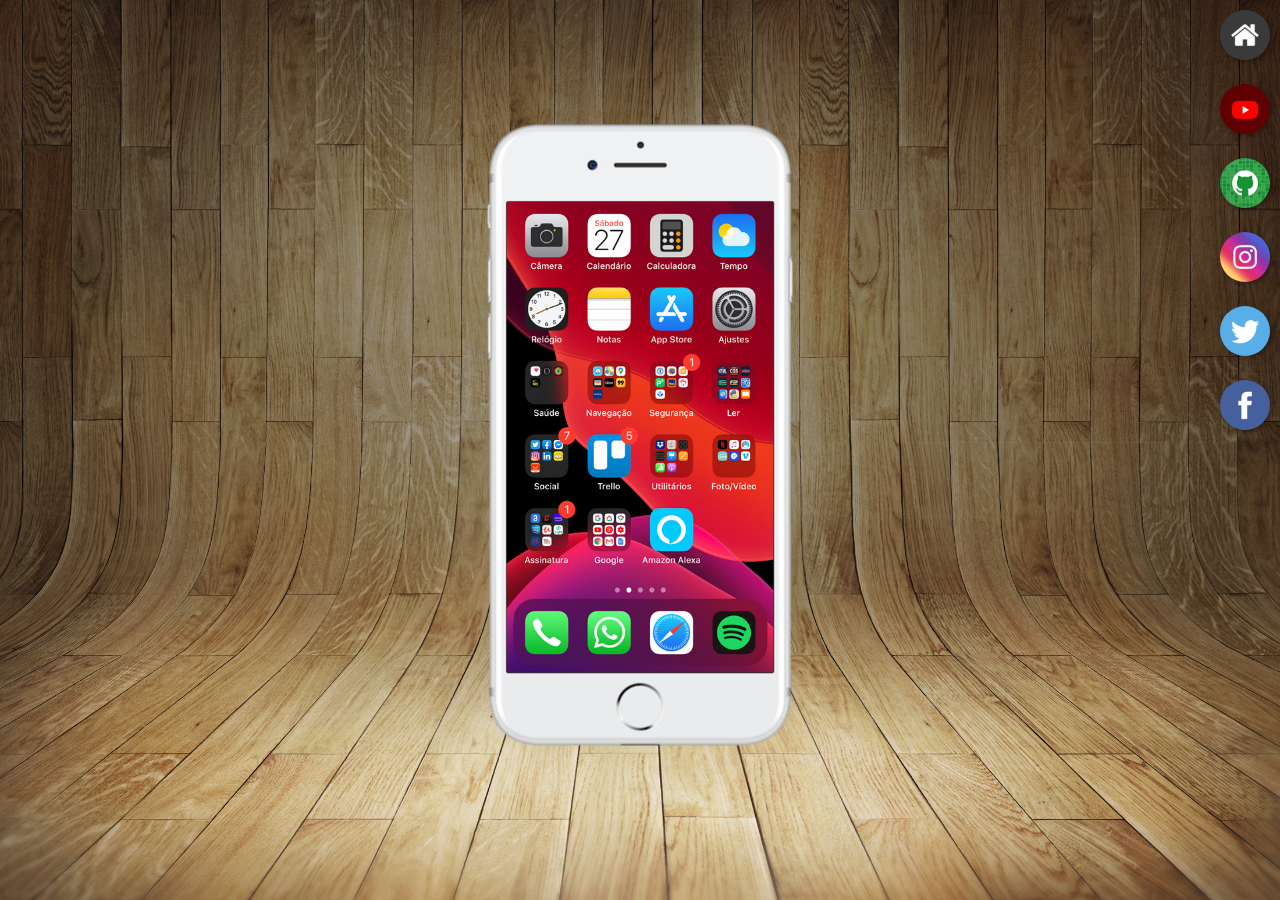
<file: index.html>
<!DOCTYPE html>
<html lang="pt-br">
<head>
    <meta charset="UTF-8">
    <meta name="viewport" content="width=device-width, initial-scale=1.0">
    <link rel="shortcut icon" href="favicon.ico" type="image/x-icon">
    <link rel="stylesheet" href="estilos/style.css">
    <title>Projeto Redes Sociais</title>
</head>
<body>
     <main>
        <section id="telefone">
            <iframe src="home.html" name="tela" id="tela" frameborder="0">
             Seu navegador não é compativel com isso   
            </iframe>
        </section>
        <section id="redes-sociais">
            <a href="home.html" target="tela"><img src="imagens/logo-home.jpg" alt="Home"></a> <br>

            <a href="youtube.html" target="tela"><img src="imagens/logo-youtube.jpg" alt="Youtube"></a> <br>

            <a href="github.html" target="tela"><img src="imagens/logo-github.jpg" alt="GitHub"></a> <br>

            <a href="instagram.html" target="tela"><img src="imagens/logo-instagram.jpg" alt="Instagram"></a> <br>

            <a href="twitter.html" target="tela"><img src="imagens/logo-twitter.jpg" alt="Twitter"></a> <br>

            <a href="facebook.html" target="tela"><img src="imagens/logo-facebook.jpg" alt="Facebook"></a> <br>
        </section>
     </main>
</body>
</html>
</file>
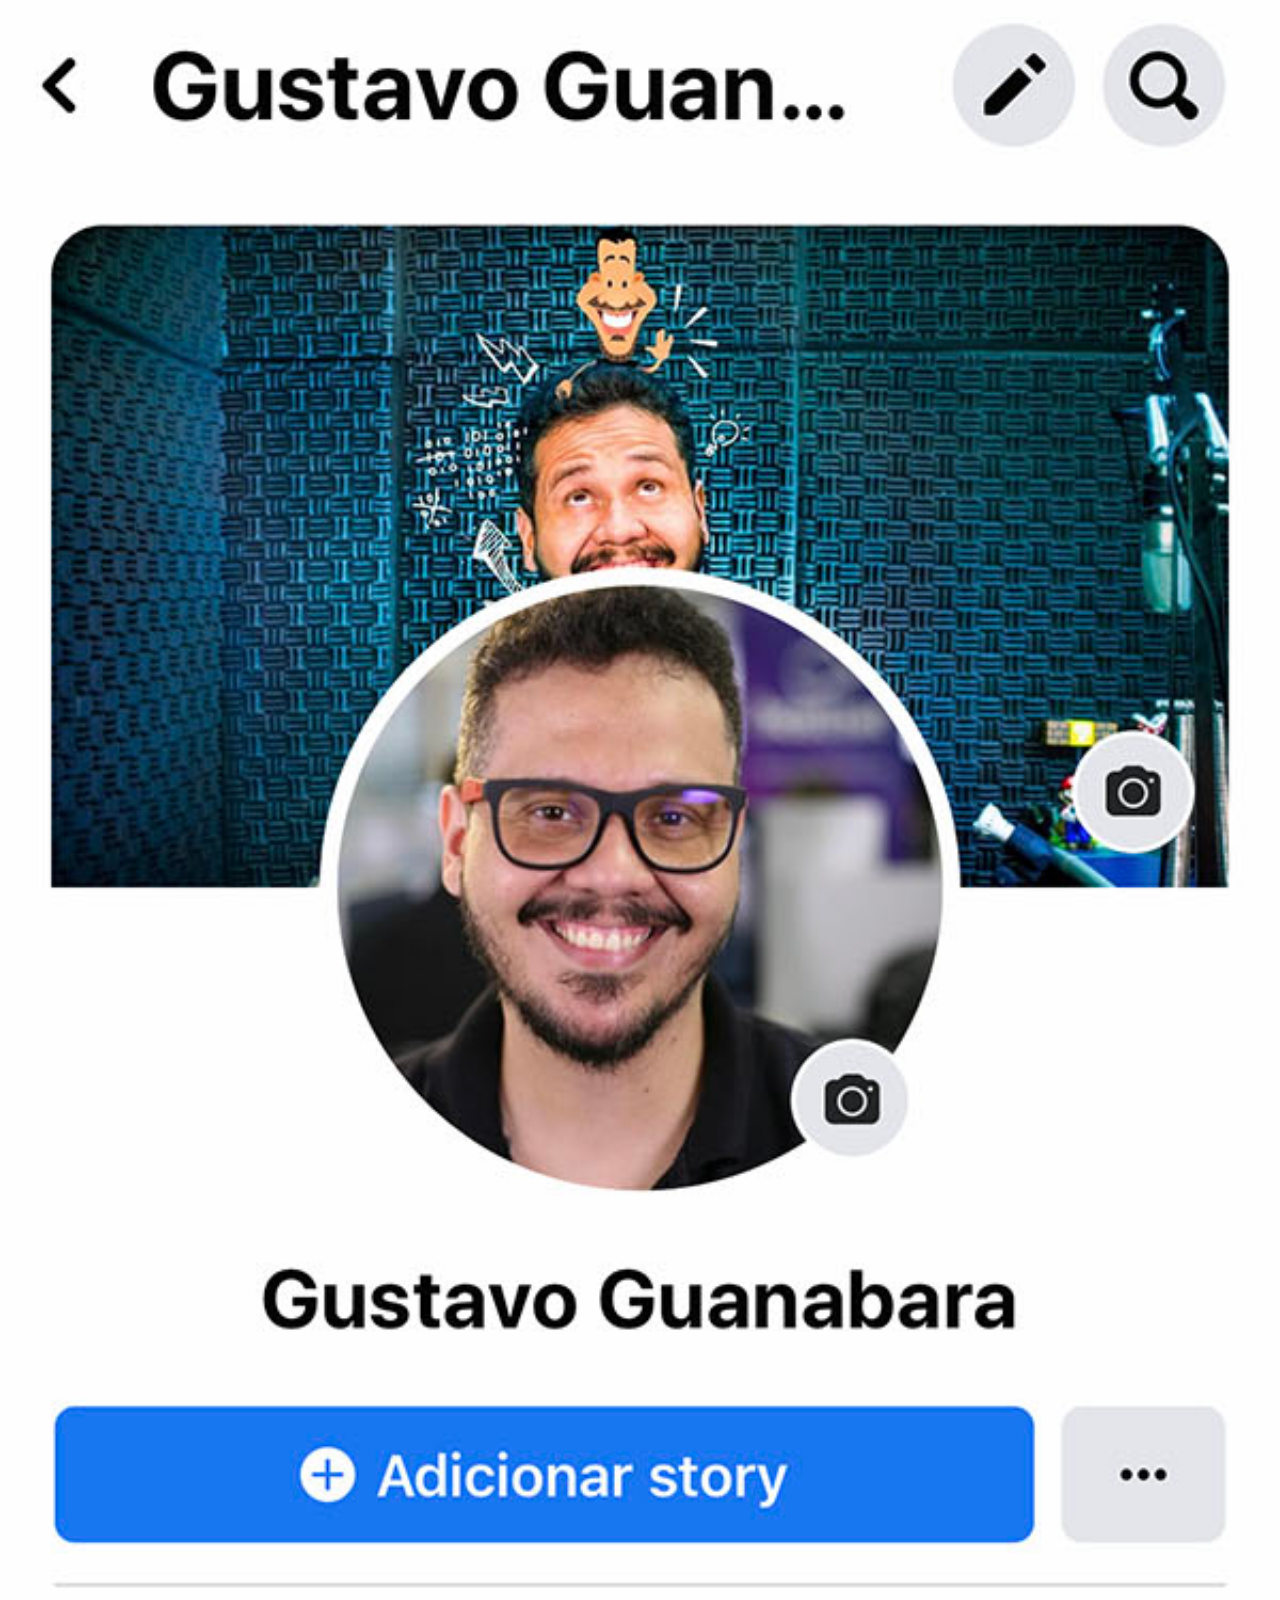
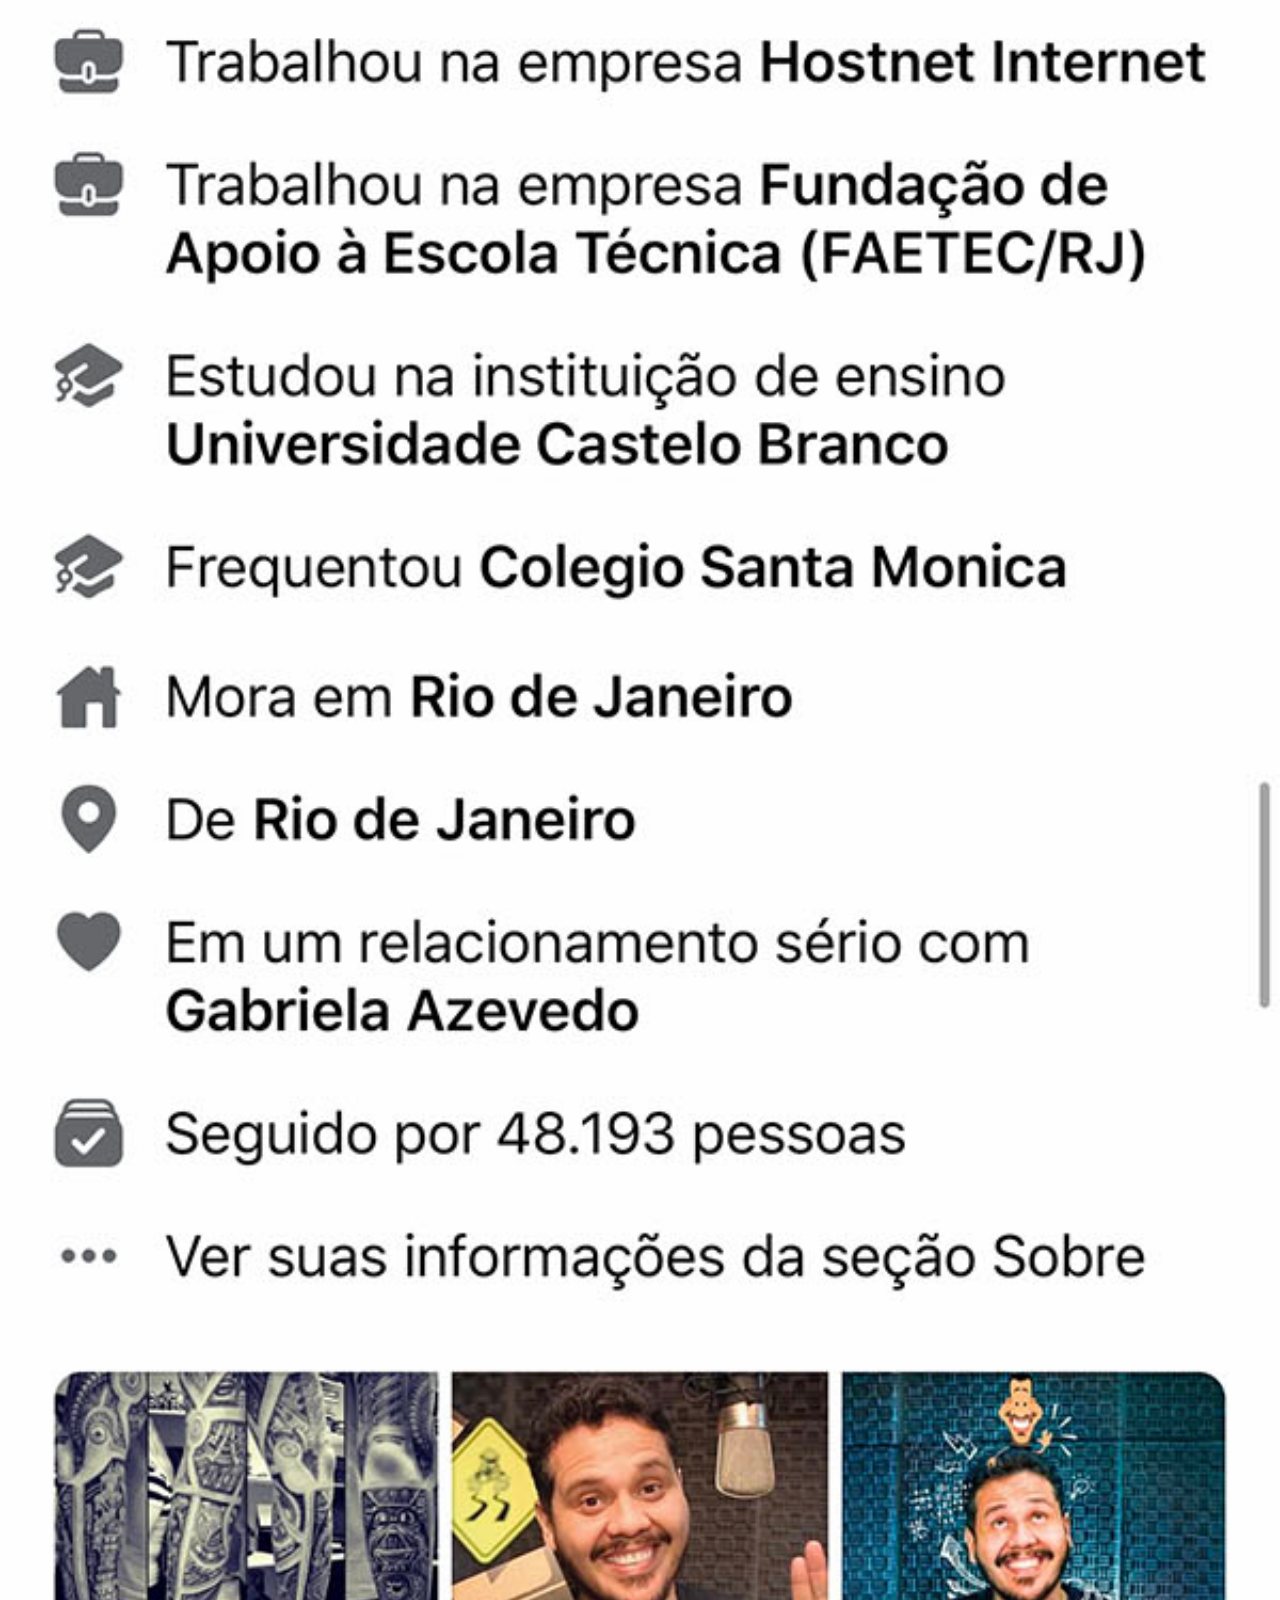
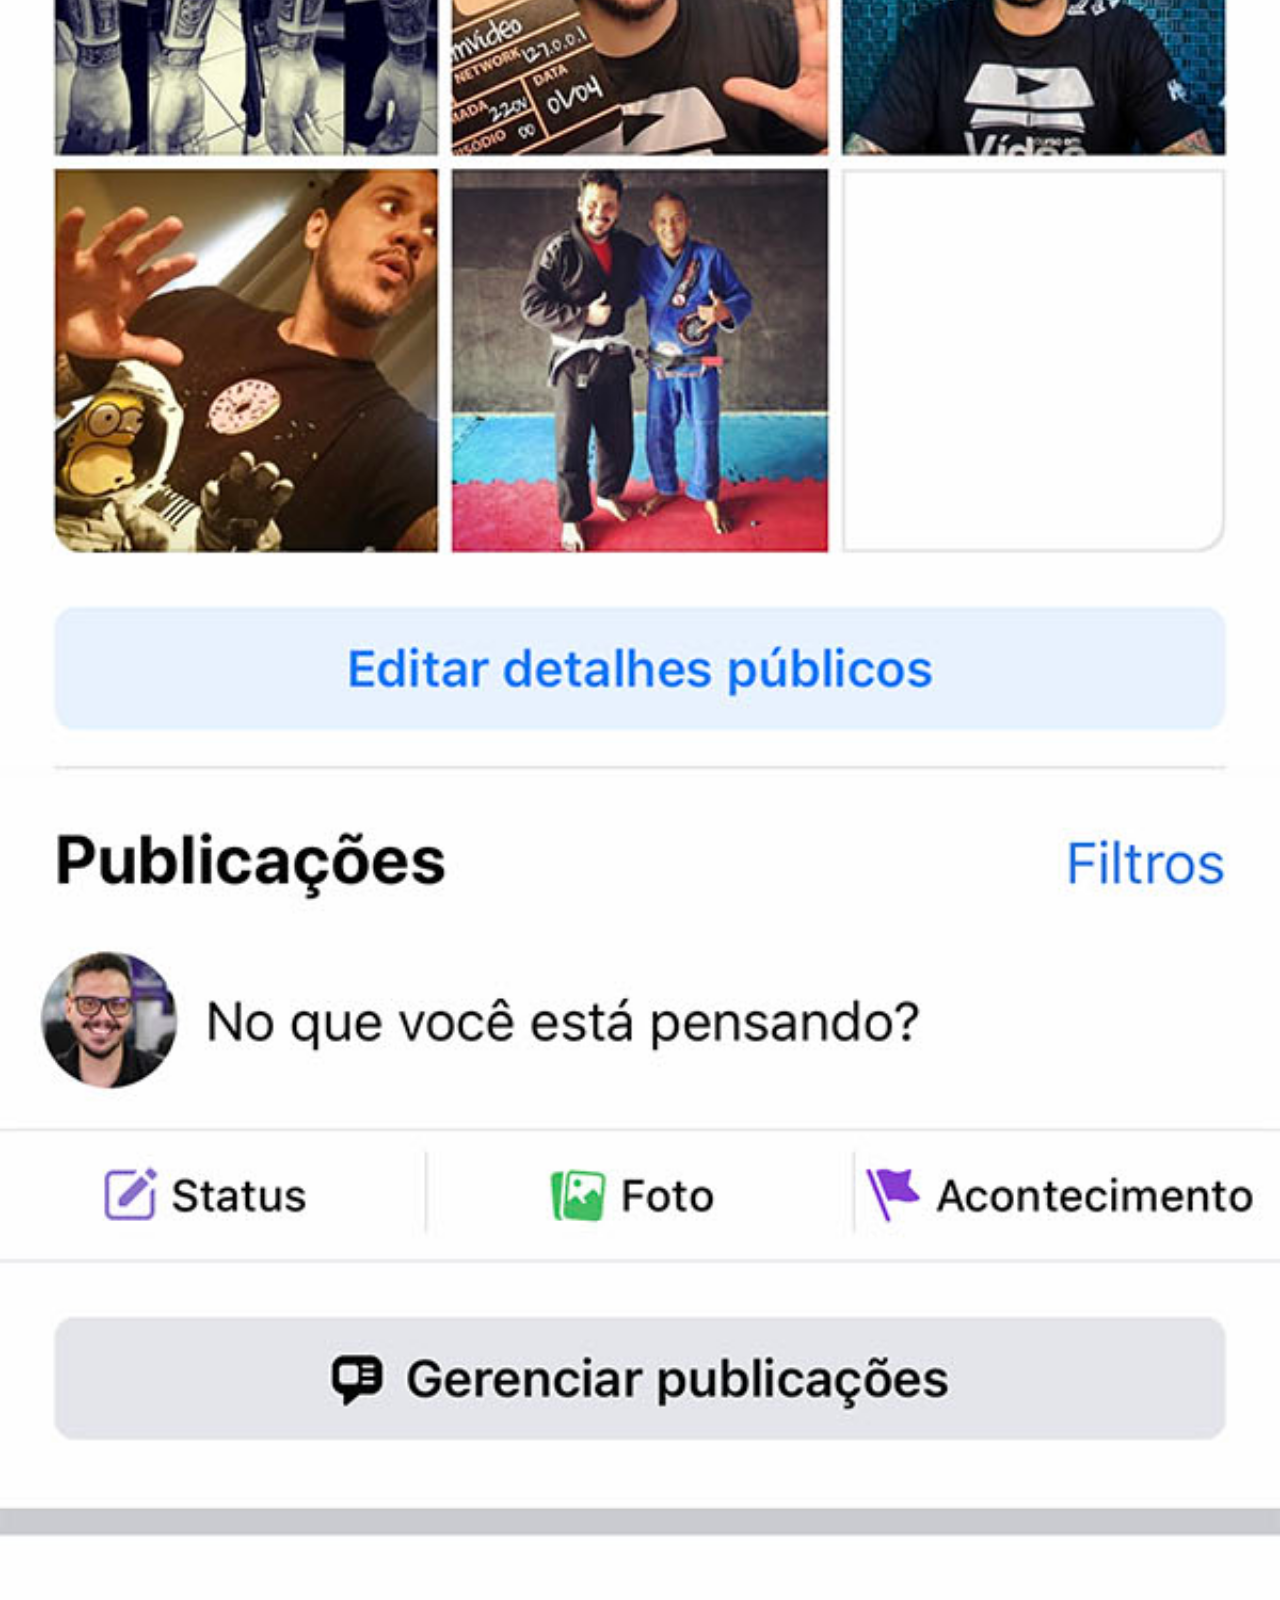
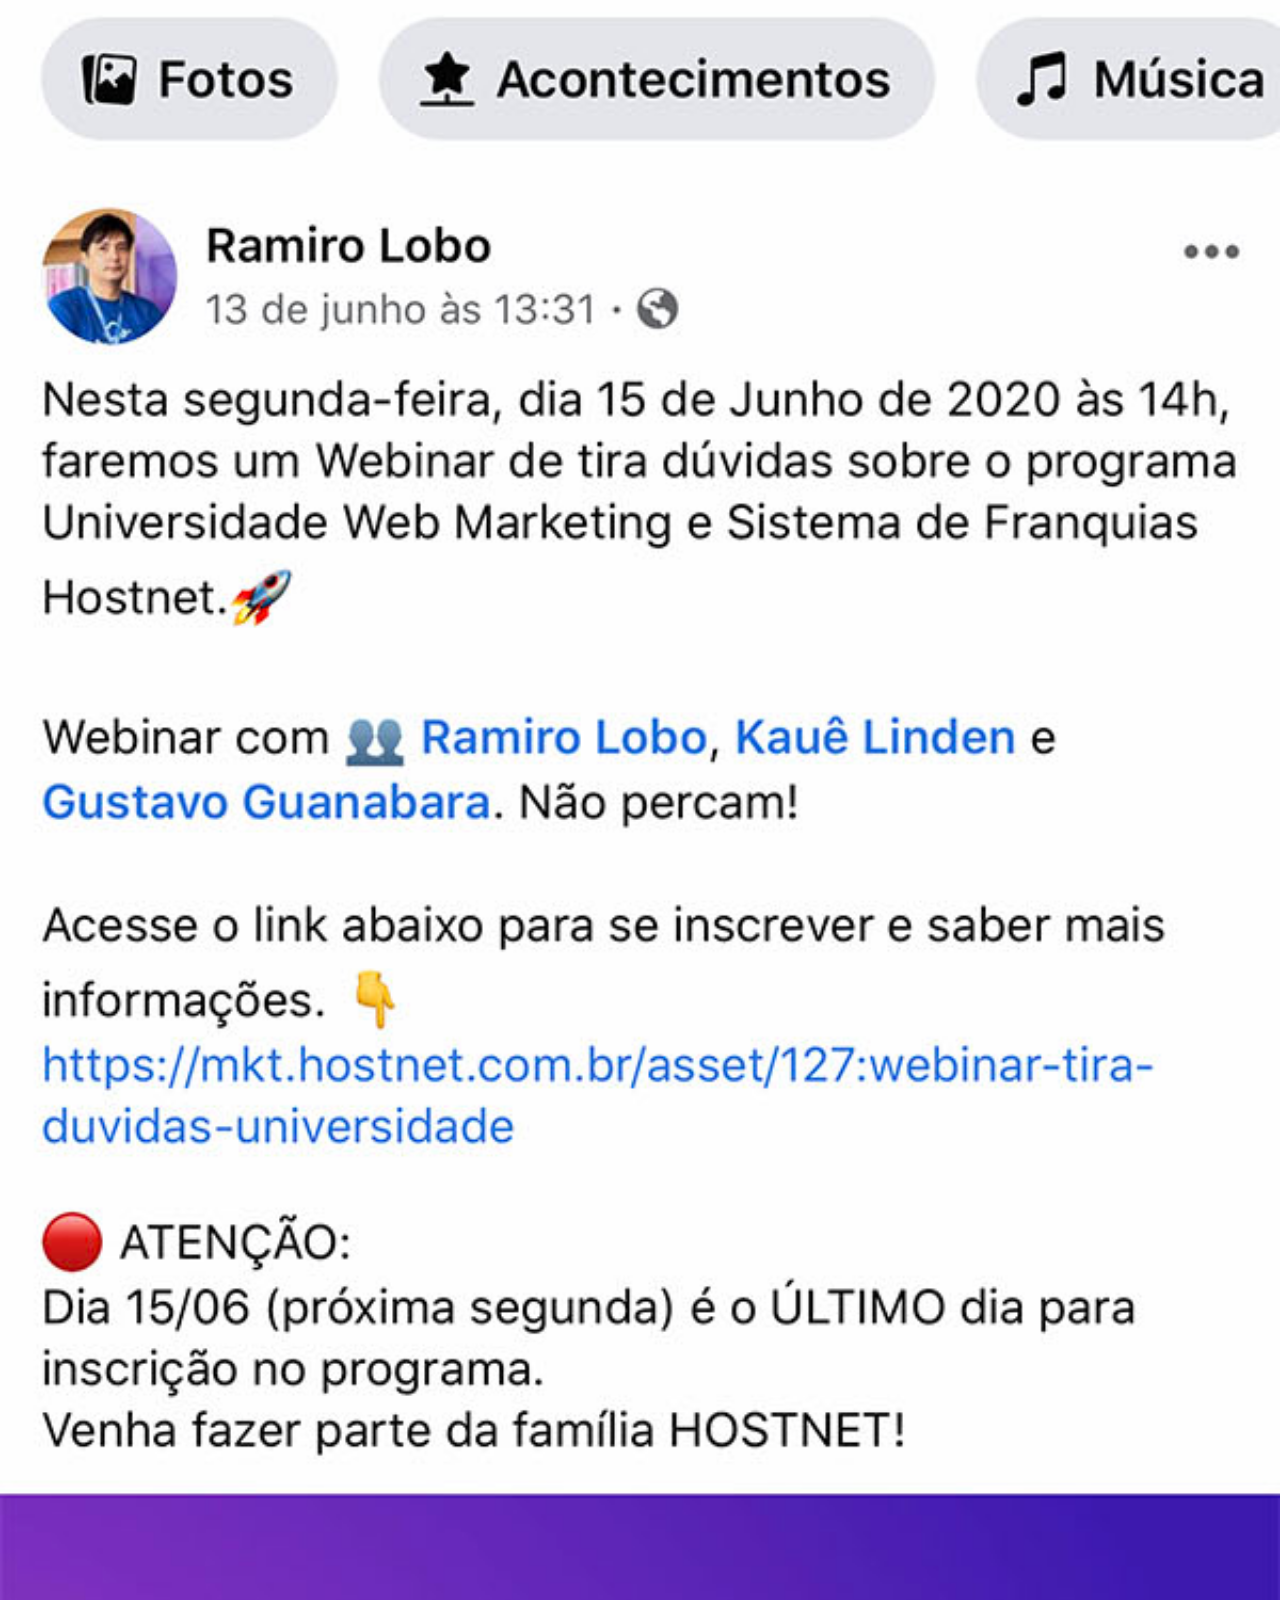
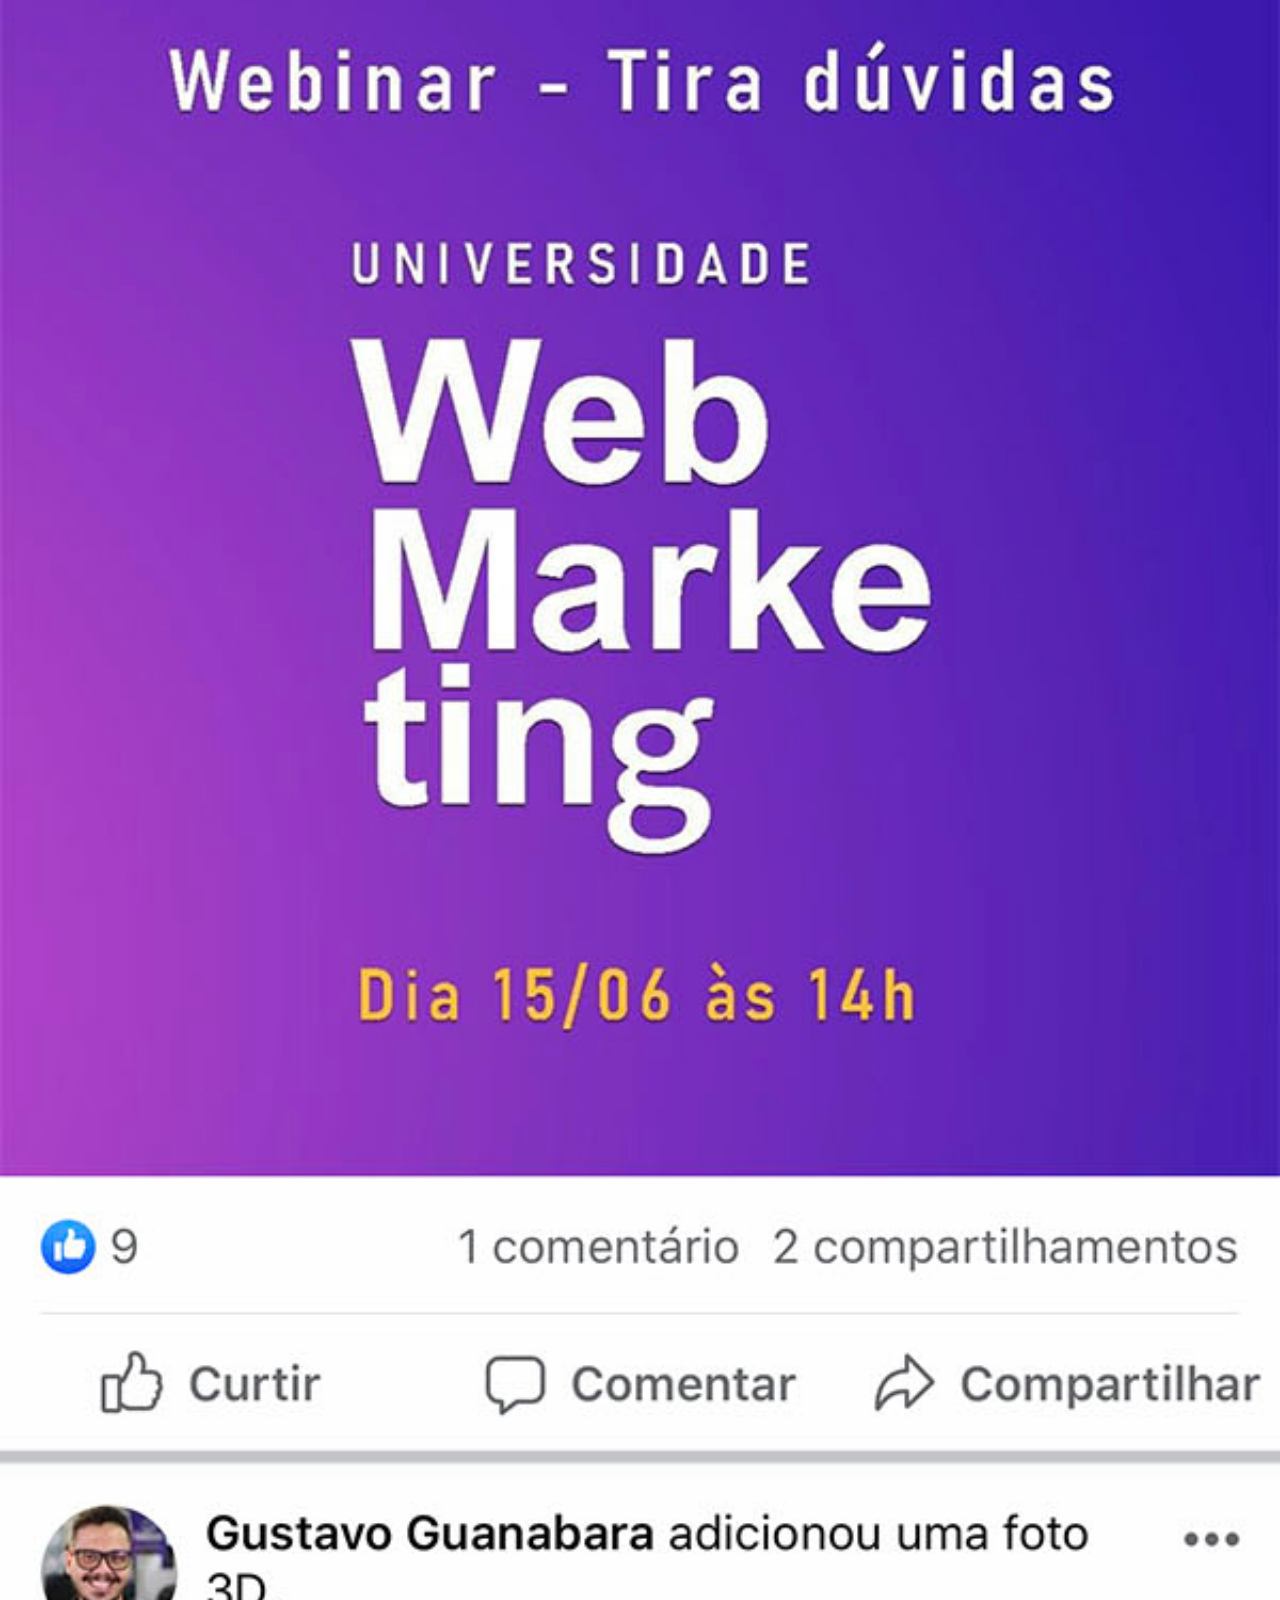
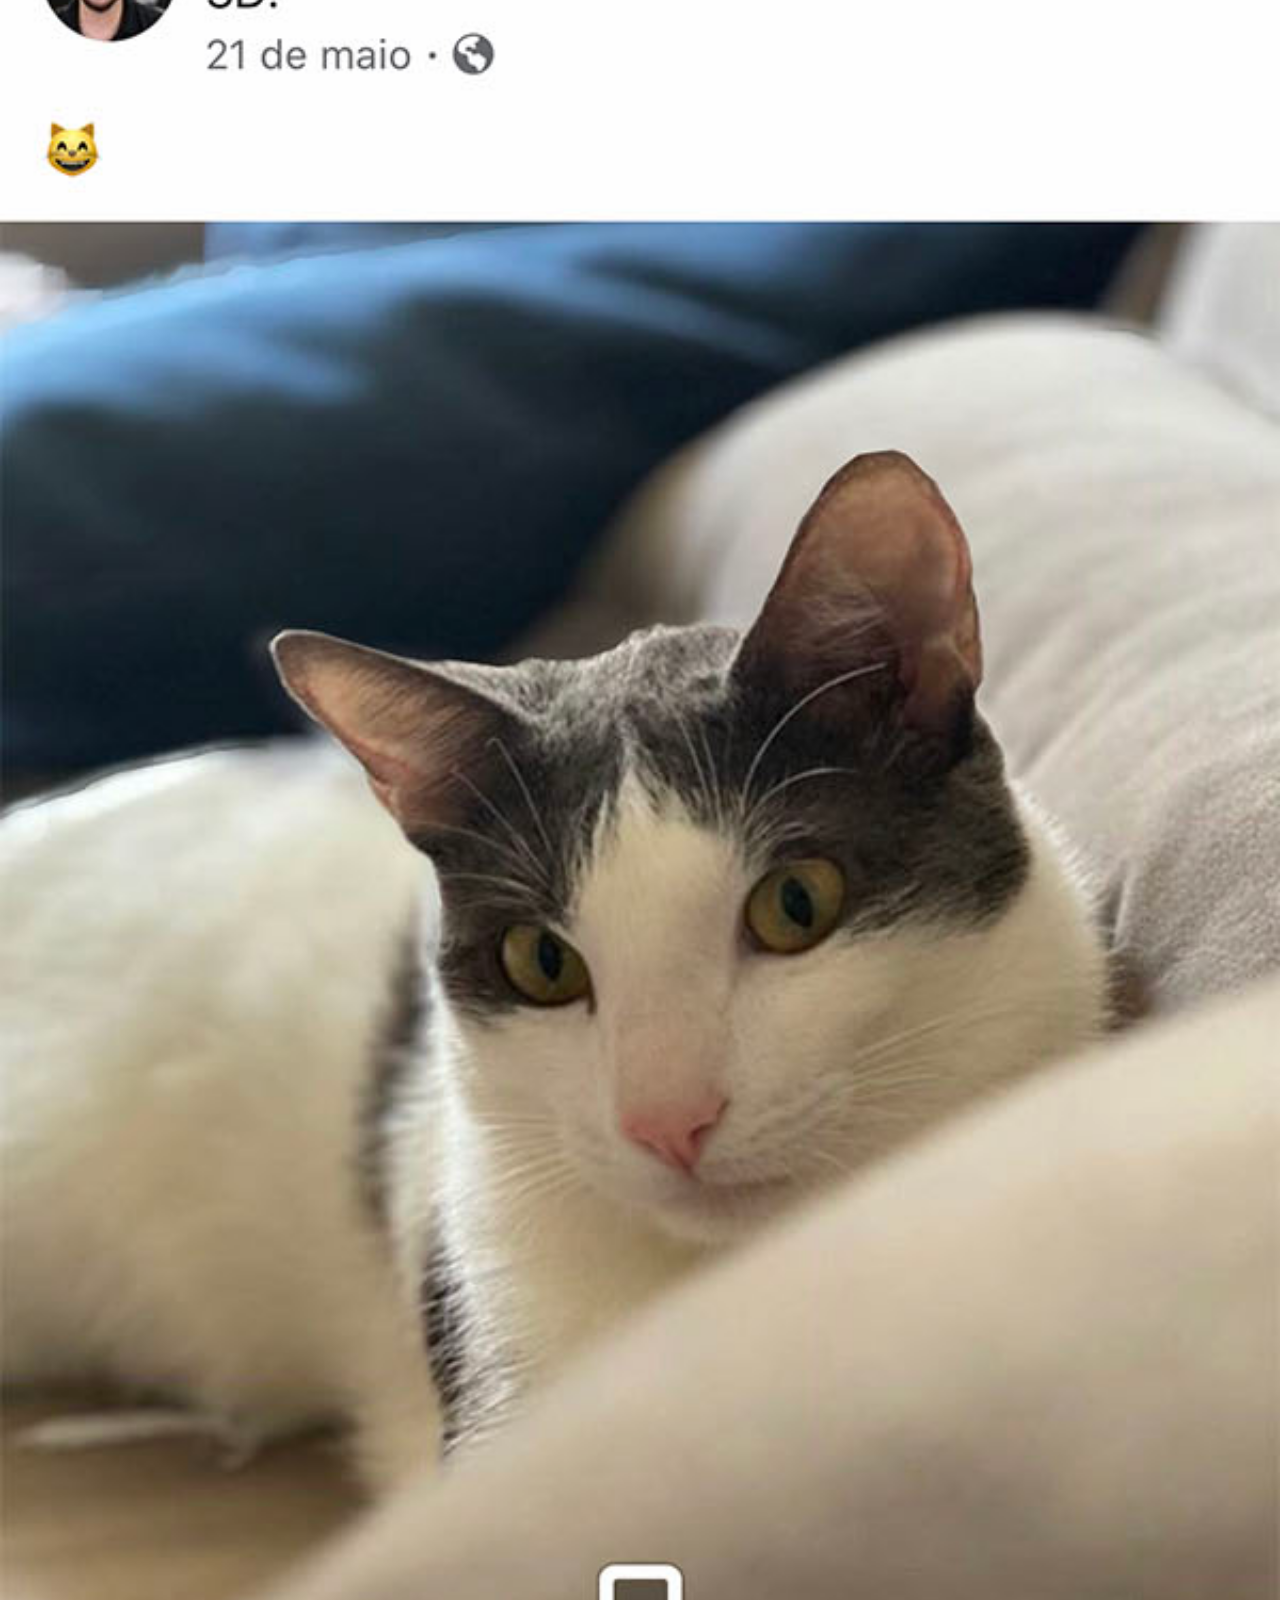
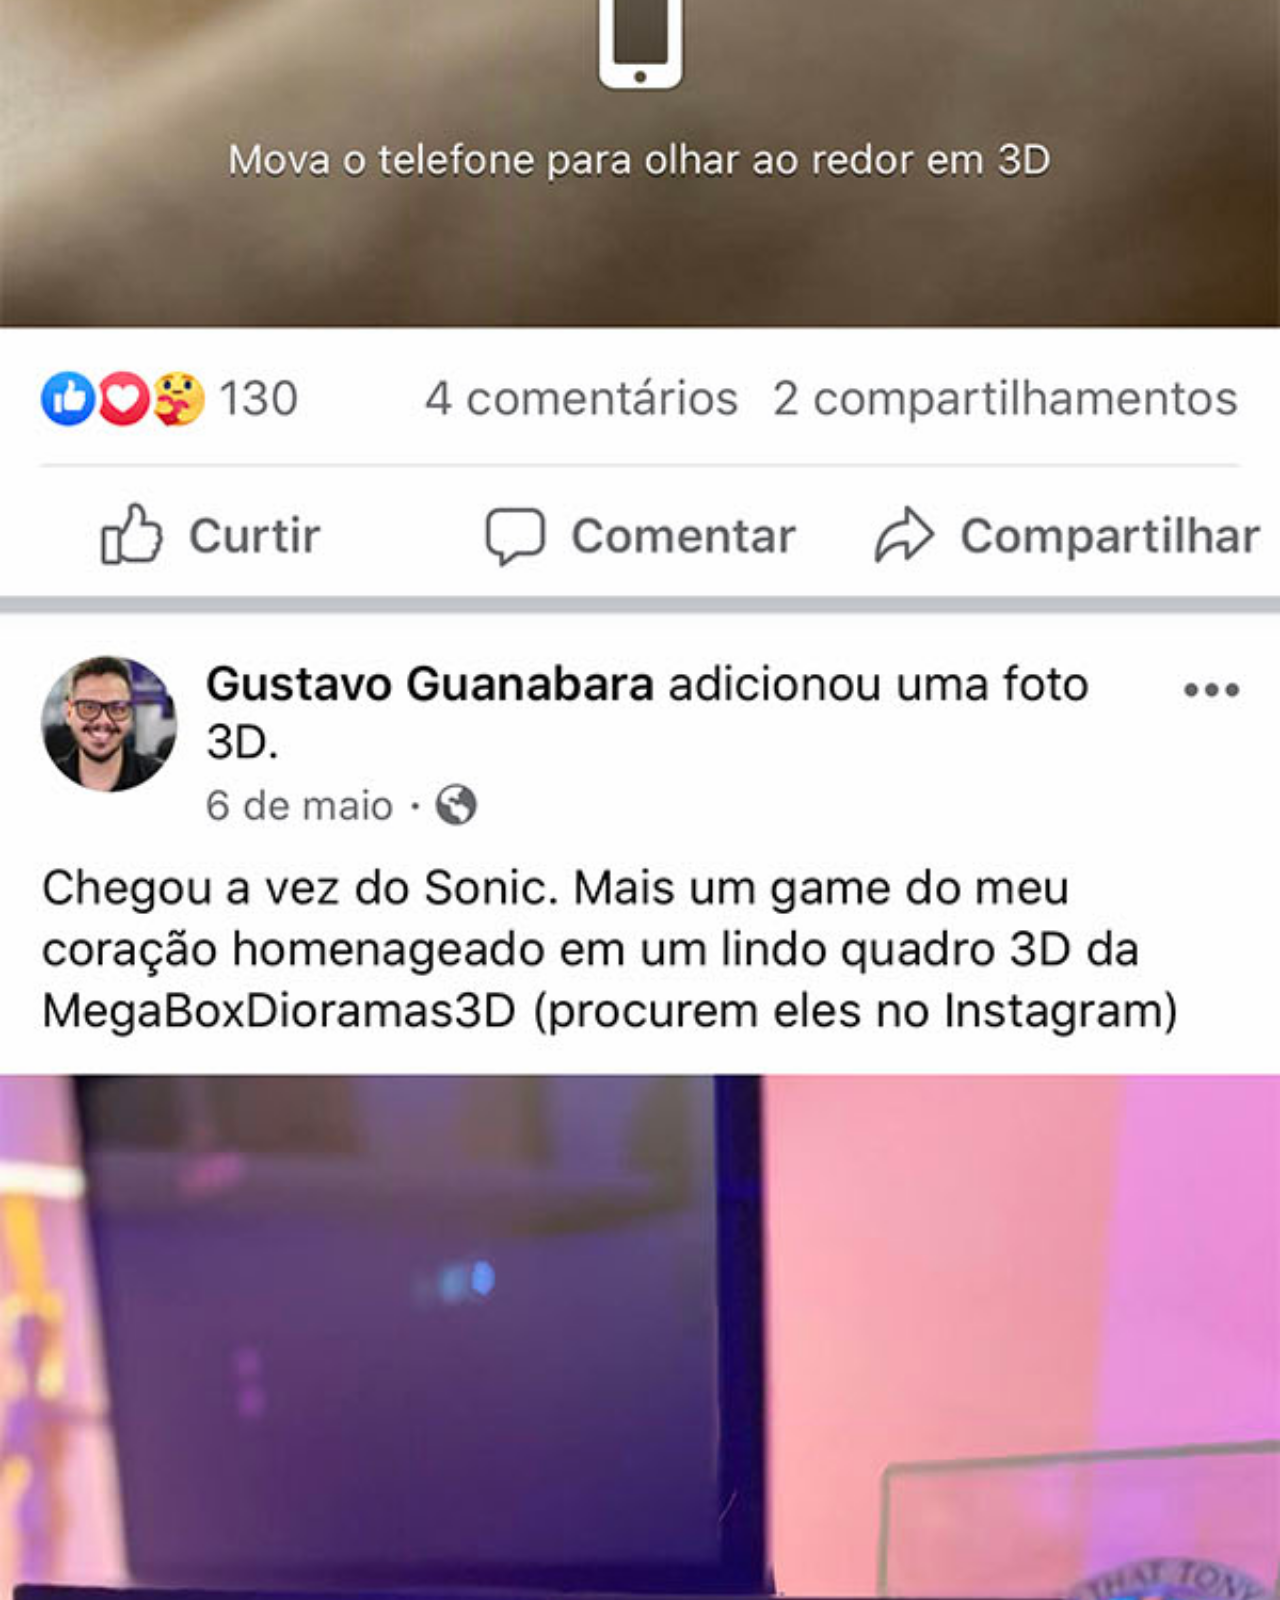
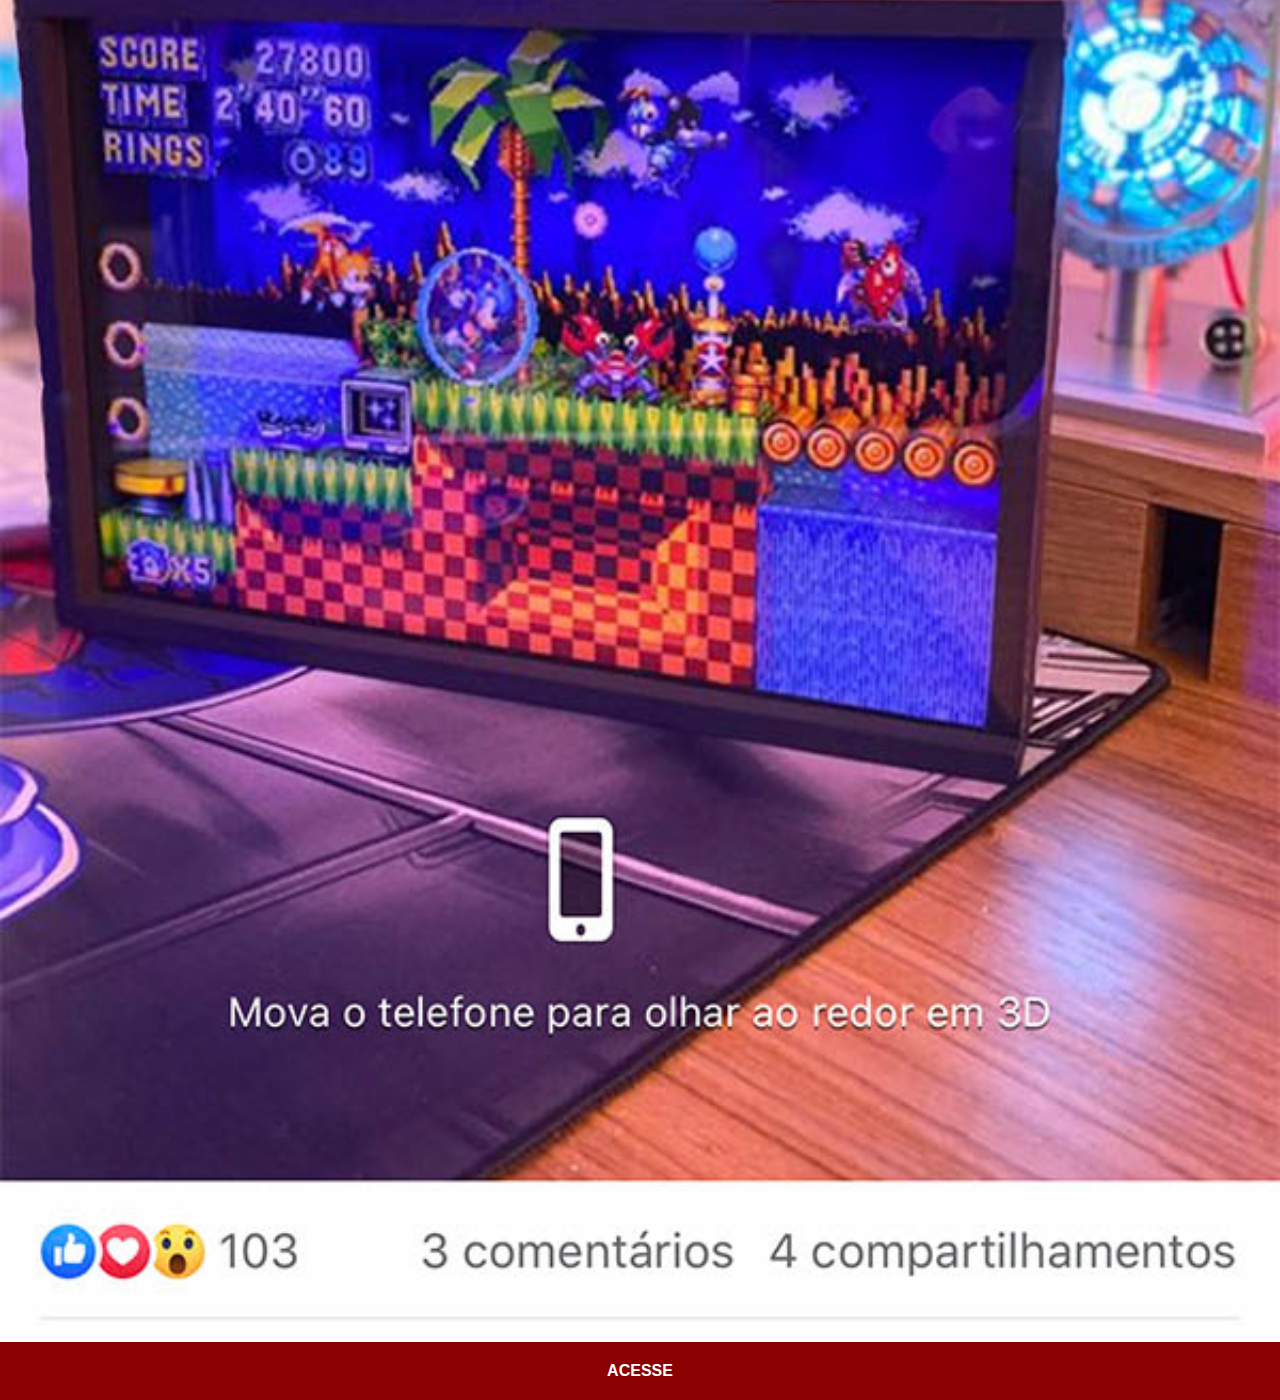
<file: facebook.html>
<!DOCTYPE html>
<html lang="pt-br">
<head>
    <meta charset="UTF-8">
    <meta name="viewport" content="width=device-width, initial-scale=1.0">
    <link rel="stylesheet" href="estilos/social.css">
    <title>Facebook</title>
</head>
<body>
    <img src="imagens/tela-facebook.jpg" alt="Facebook"> 
    <a href="https://www.facebook.com/gustavoguanabara/?locale=pt_BR" target="_blank">ACESSE</a>   
</body>
</html>
</file>
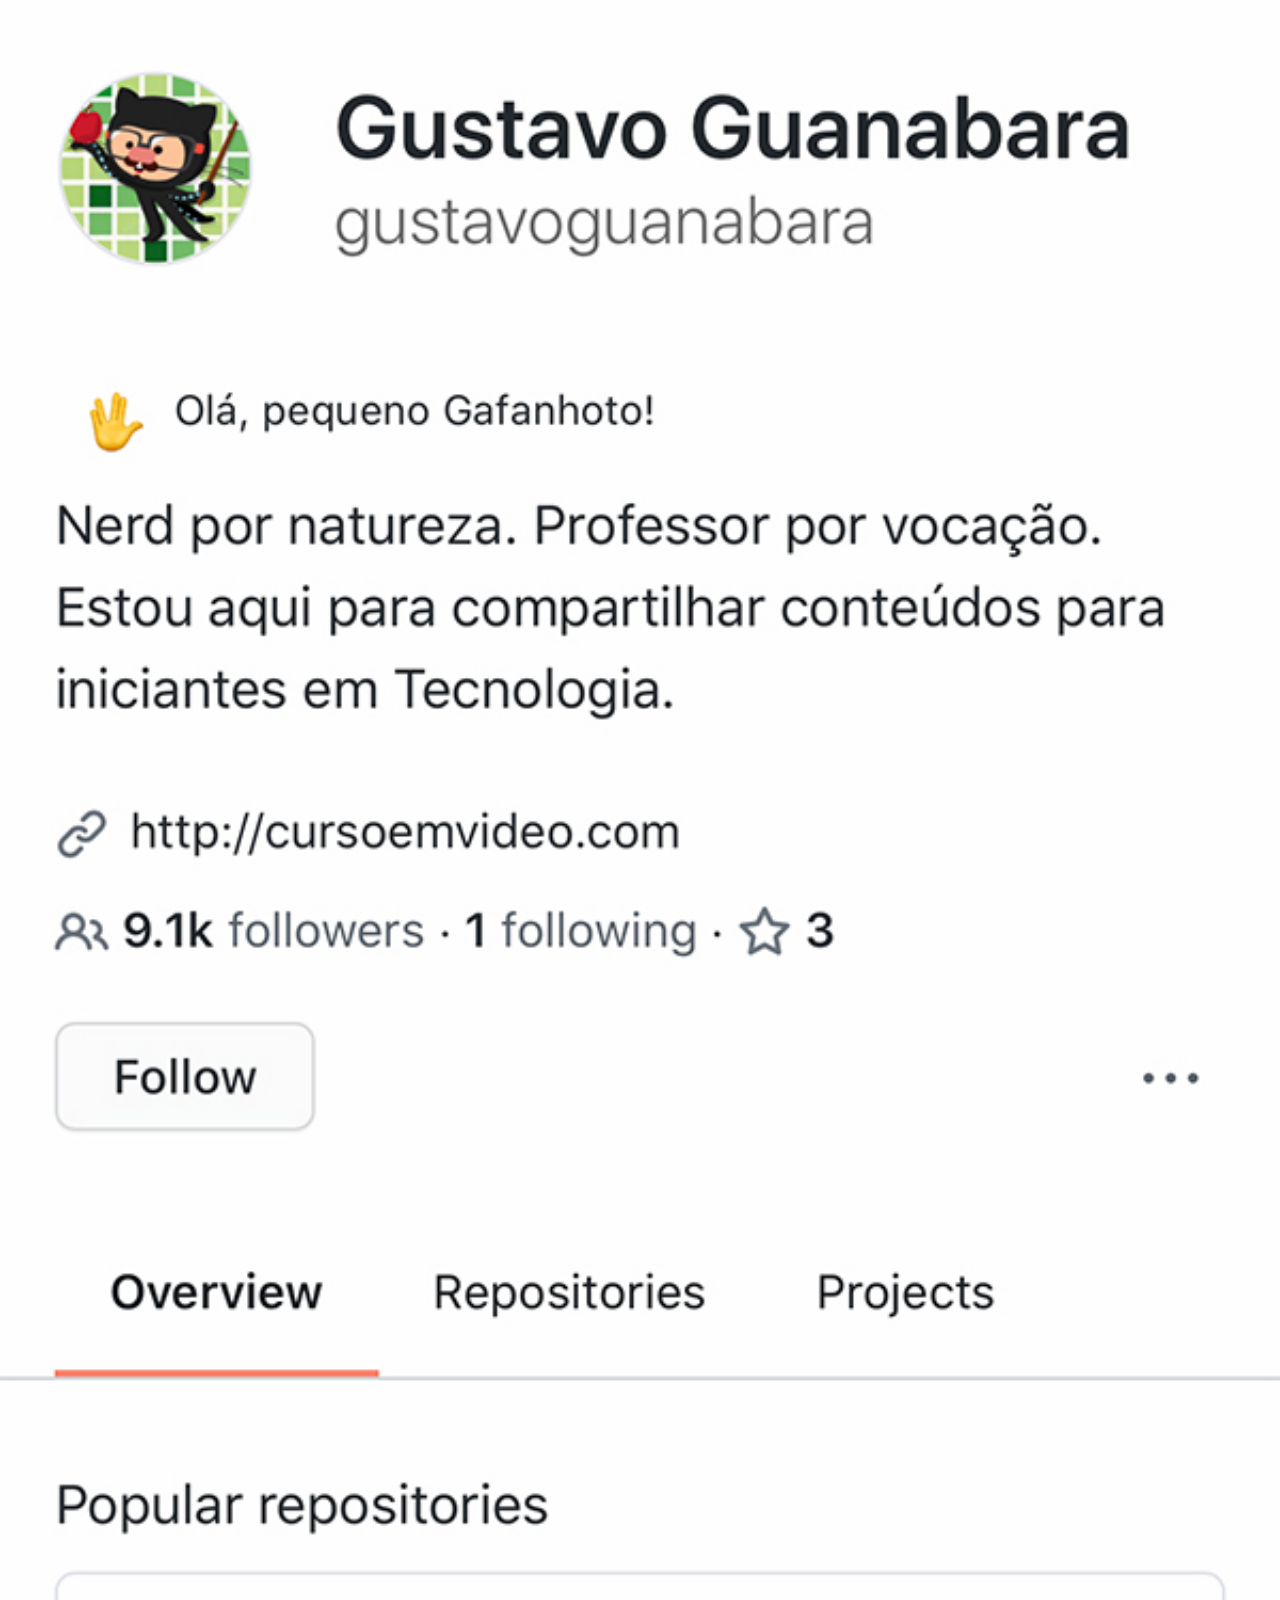
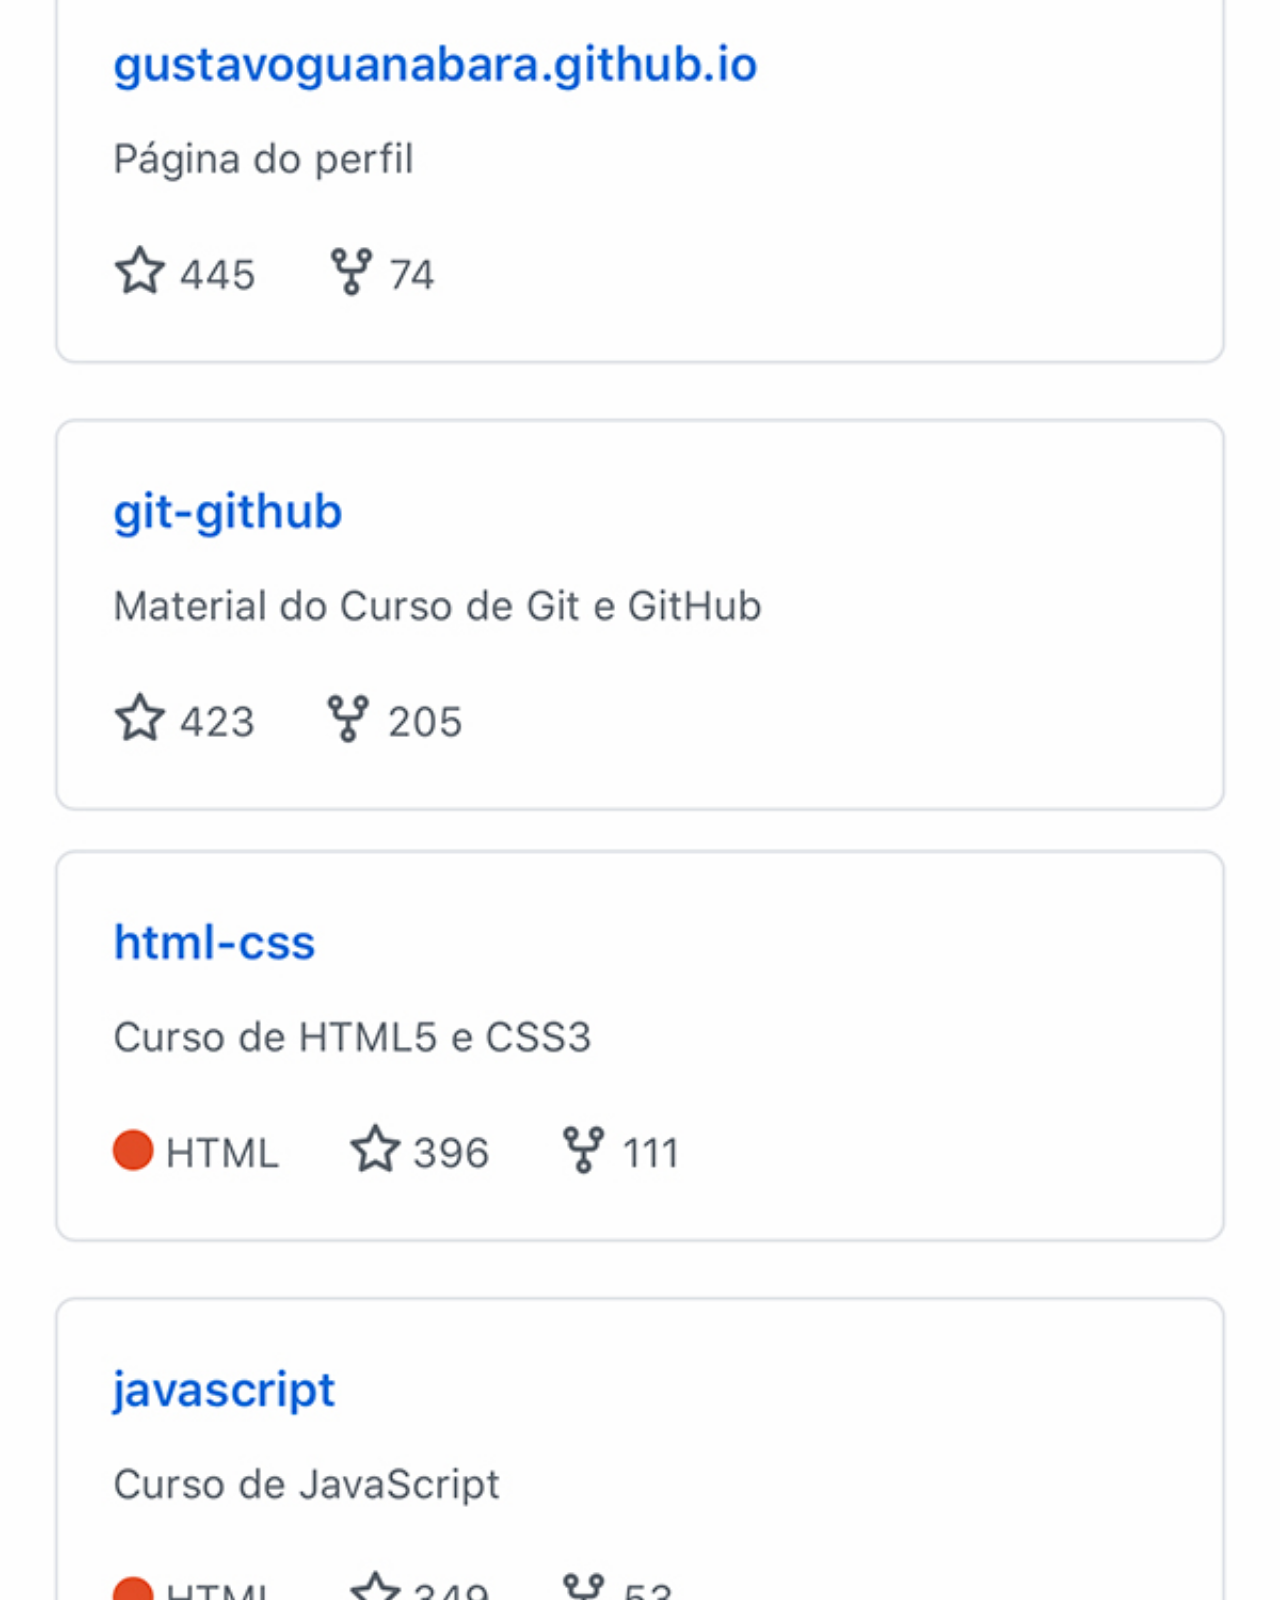
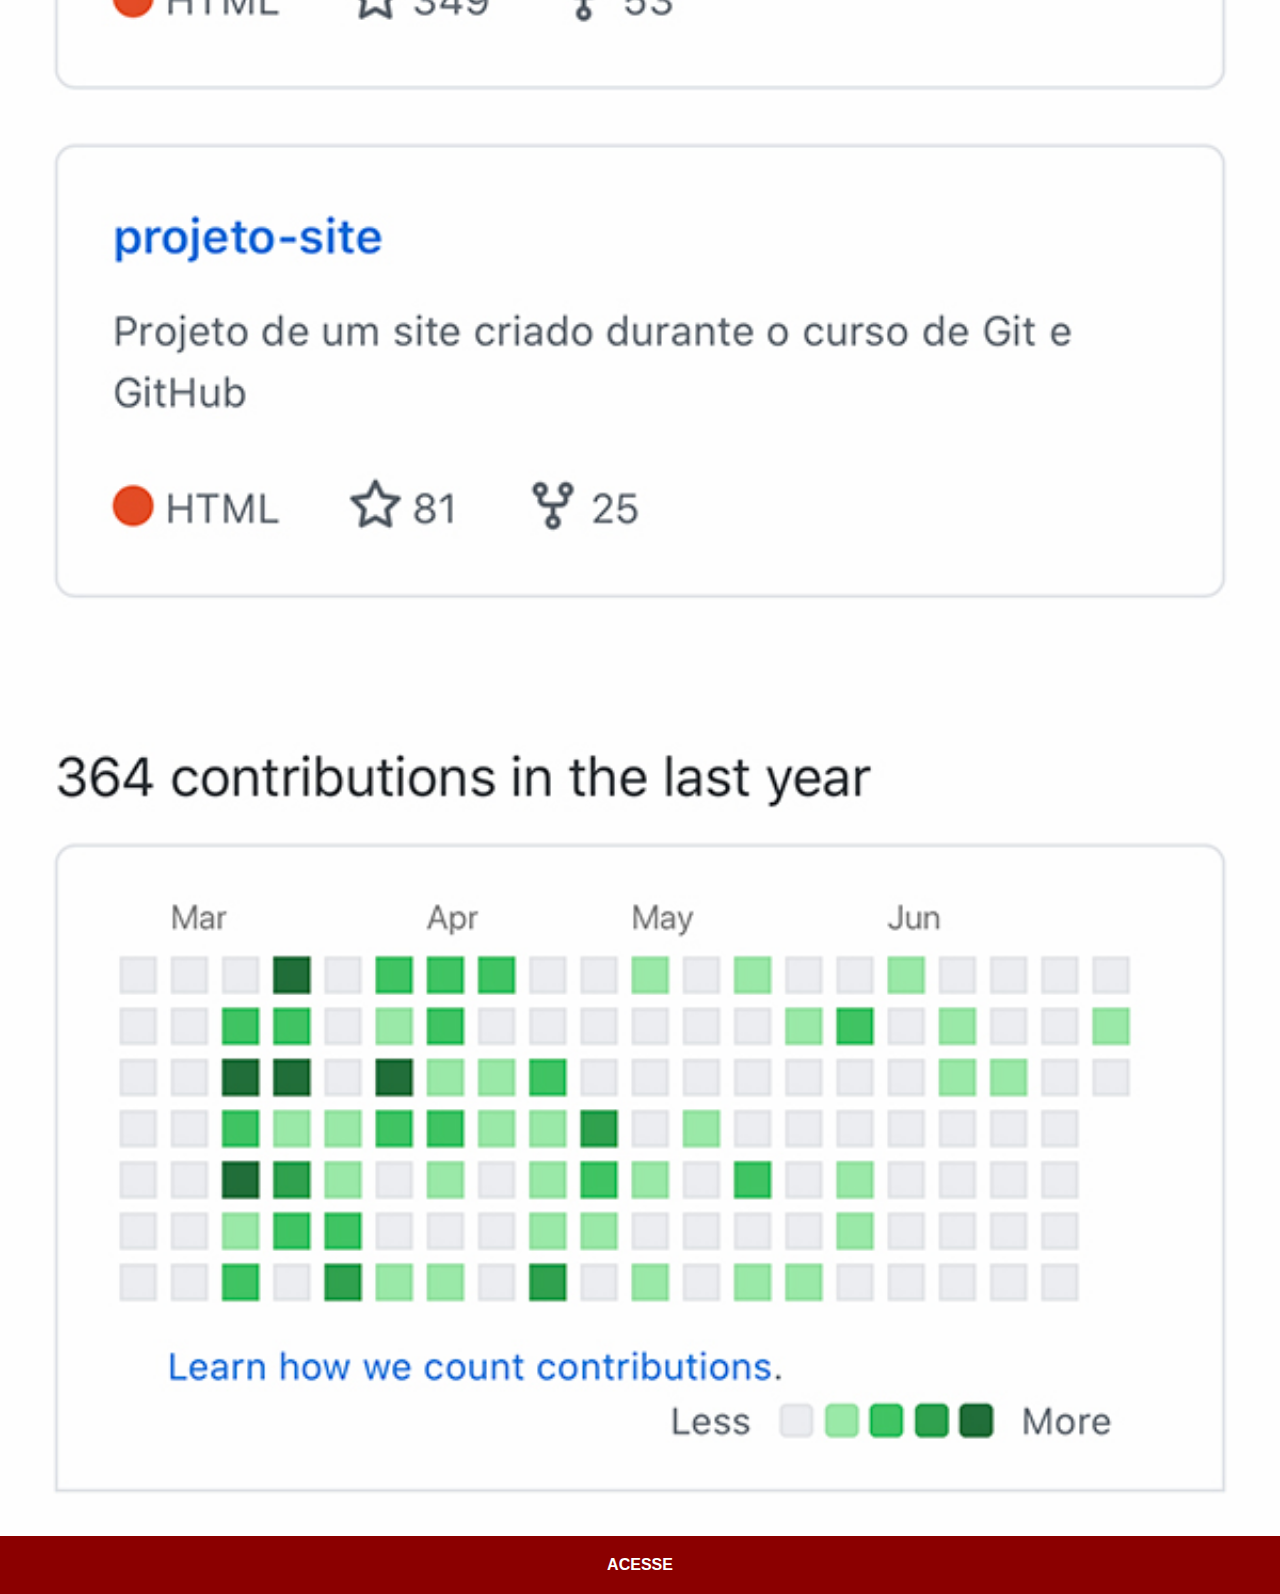
<file: github.html>
<!DOCTYPE html>
<html lang="pt-br">
<head>
    <meta charset="UTF-8">
    <meta name="viewport" content="width=device-width, initial-scale=1.0">
    <link rel="stylesheet" href="estilos/social.css">
    <title>GitHub</title>
</head>
<body>
    <img src="imagens/tela-github.jpg" alt="GitHub"> 
    <a href="https://github.com/gustavoguanabara" target="_blank">ACESSE</a>  
</body>
</html>
</file>
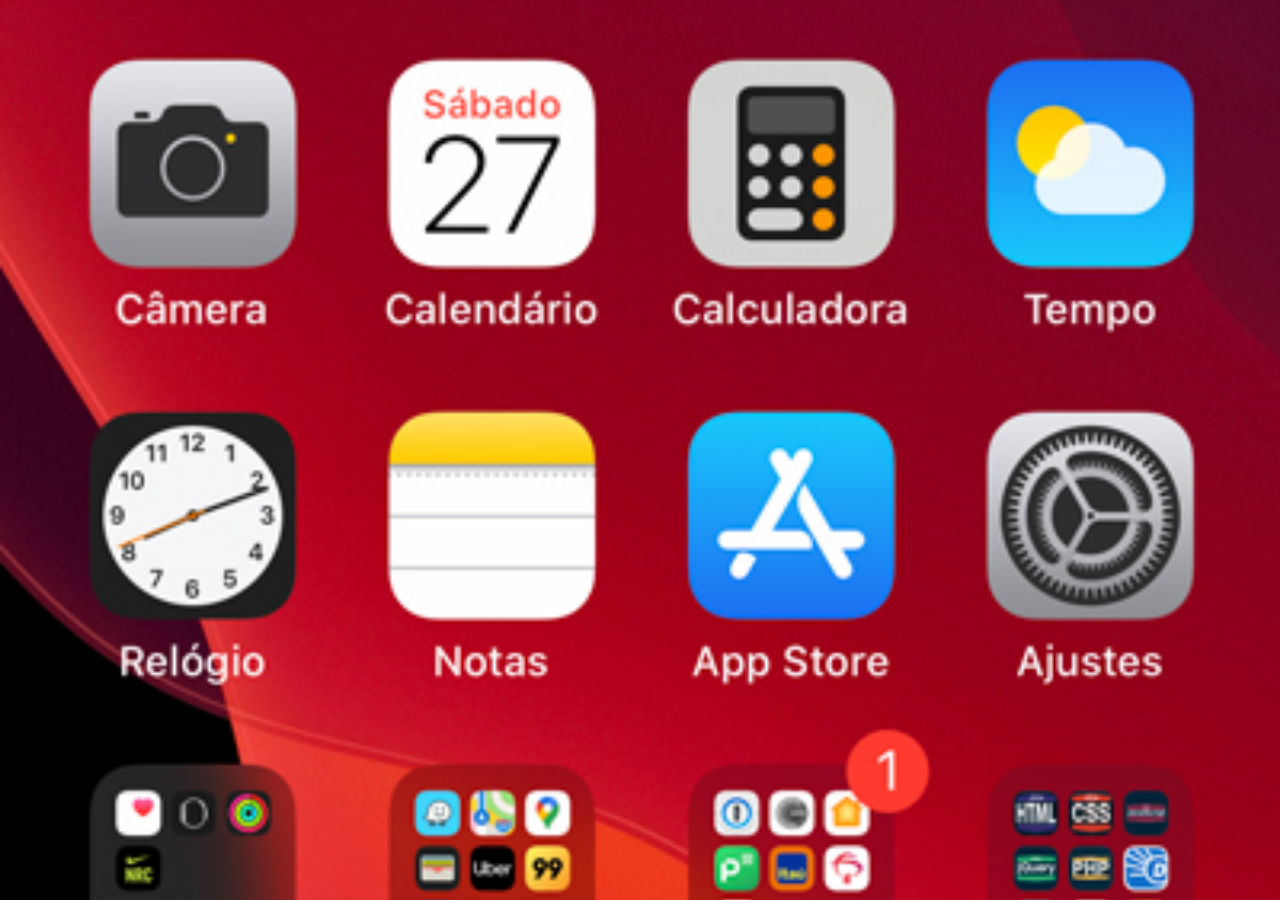
<file: home.html>
<!DOCTYPE html>
<html lang="pt-br">
<head>
    <meta charset="UTF-8">
    <meta name="viewport" content="width=device-width, initial-scale=1.0">
    <title>Home</title>
</head>
<style>
    * {
        margin: 0px;
        padding: 0px;
    }   

    body {
        width: 100vw;
        height: 100vh;
        background: black url(imagens/tela-home.jpg) no-repeat top center ;
        background-size: cover;
    }
</style>
<body>
    
</body>
</html>
</file>
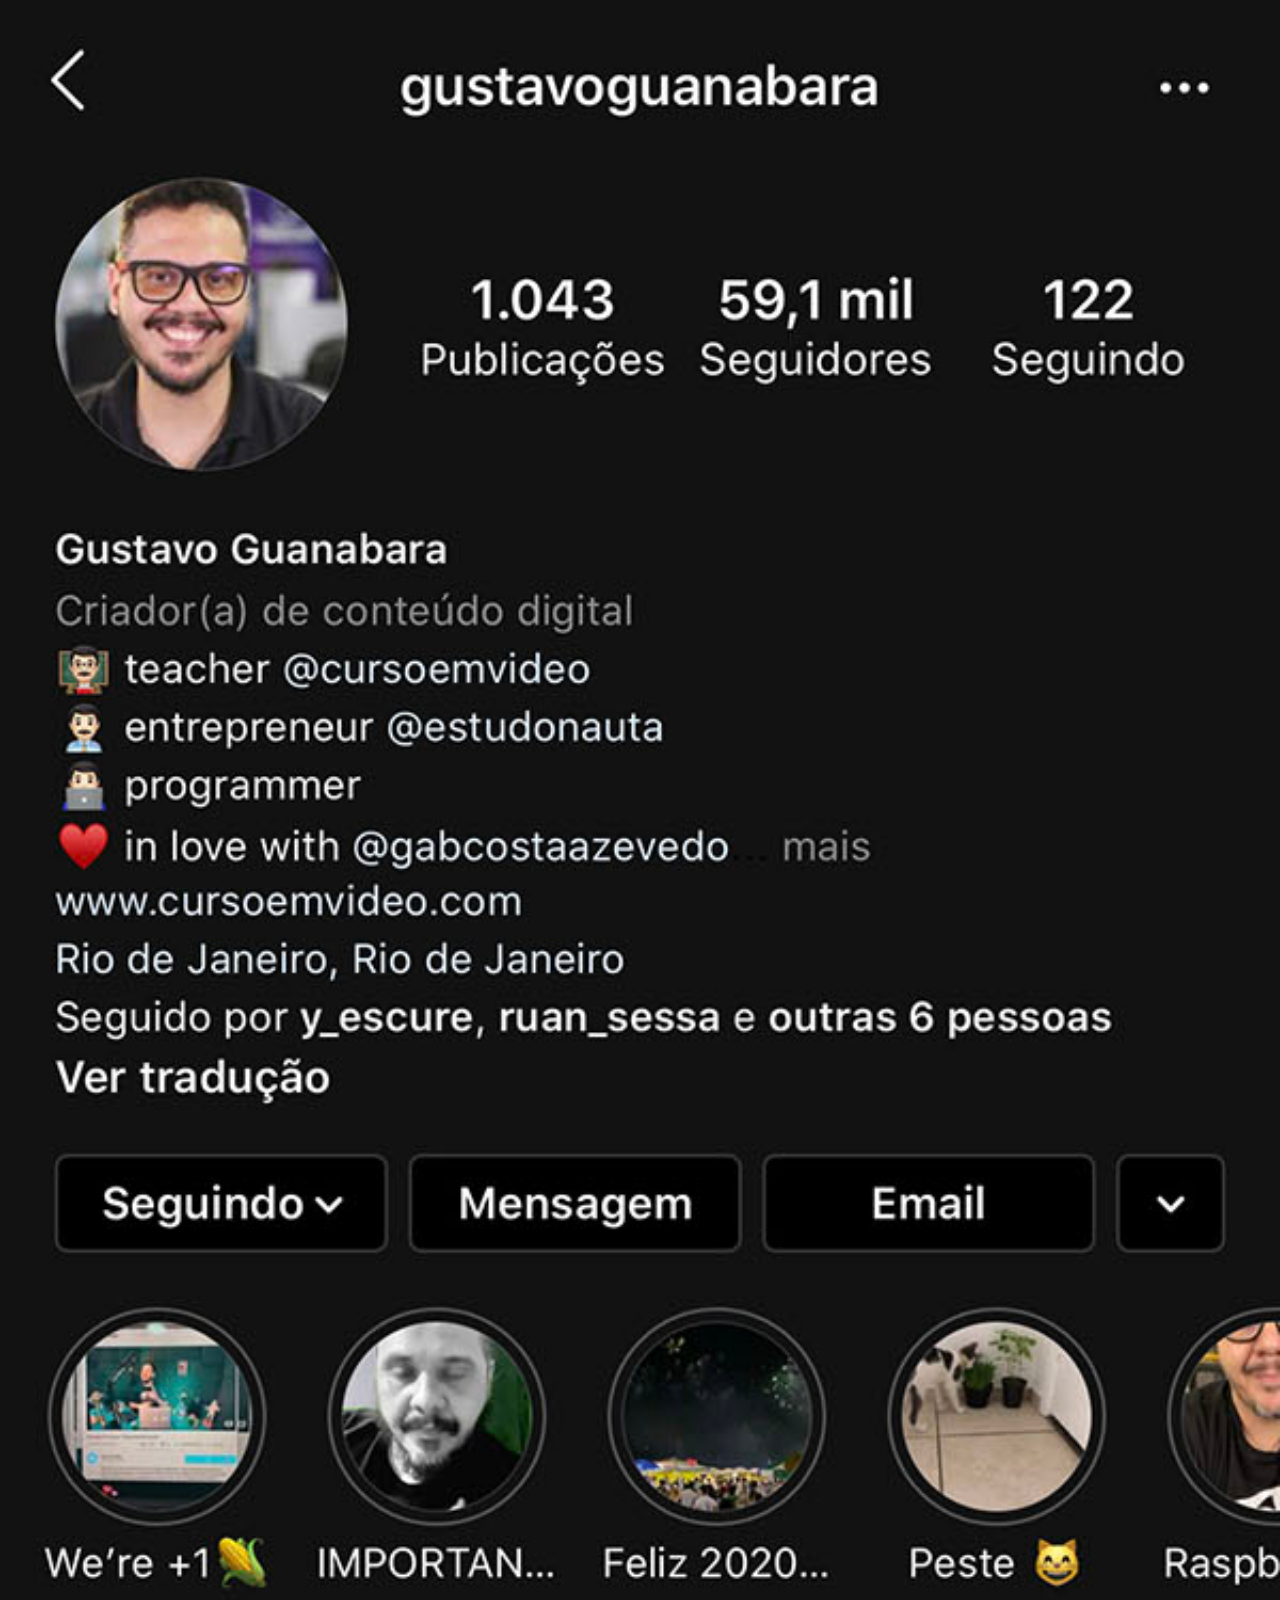
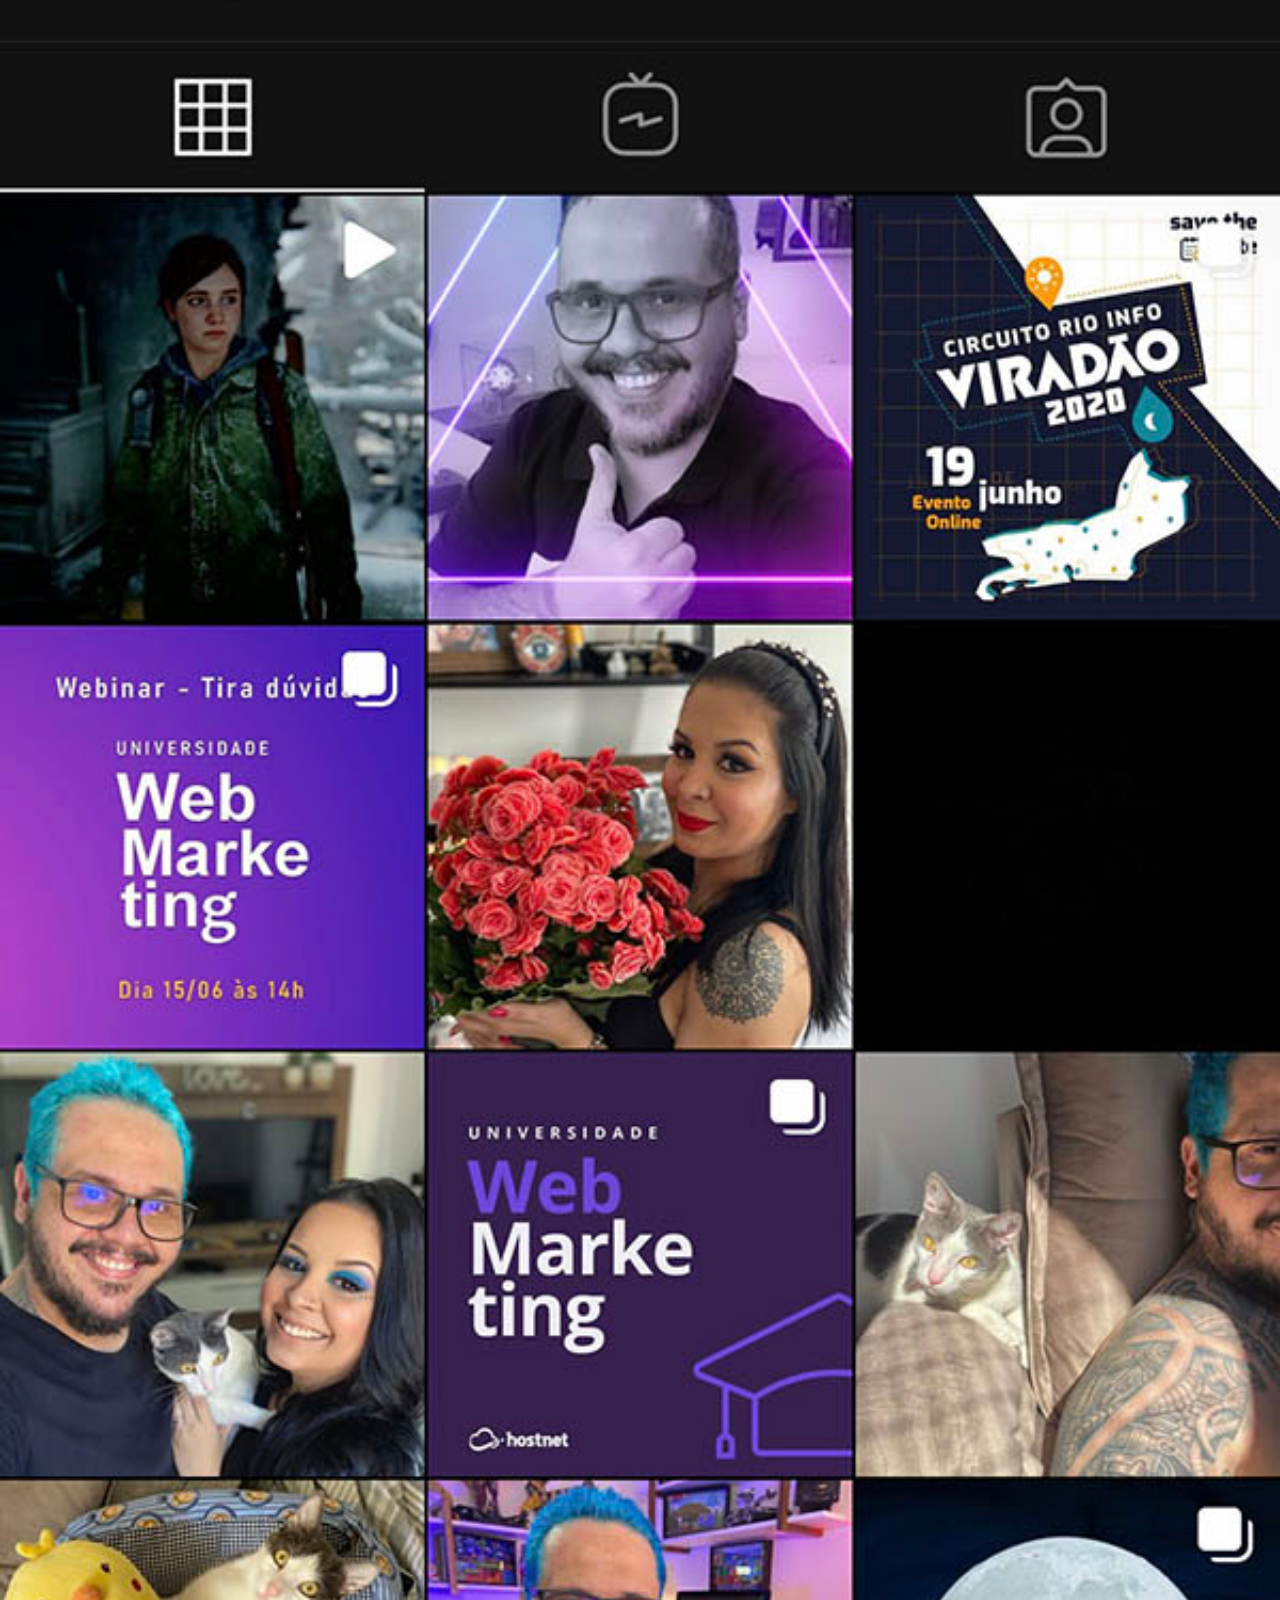
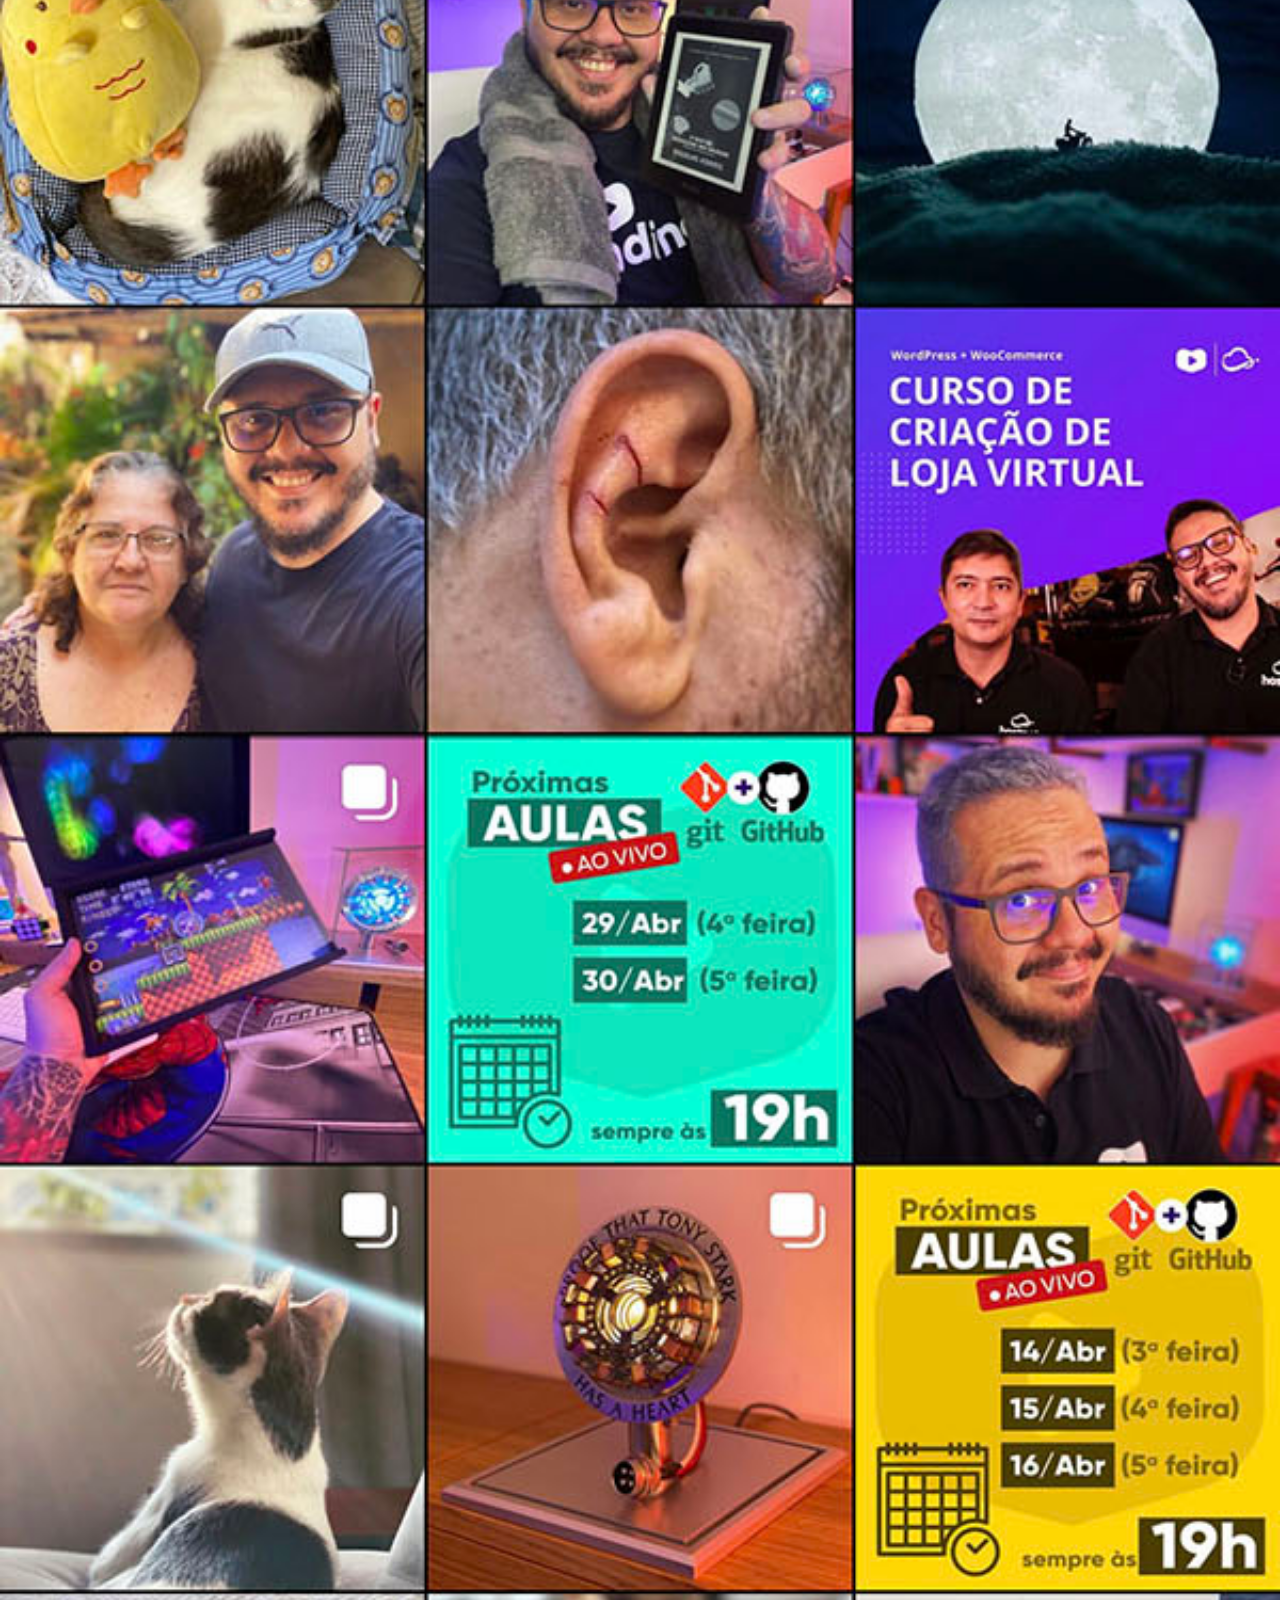
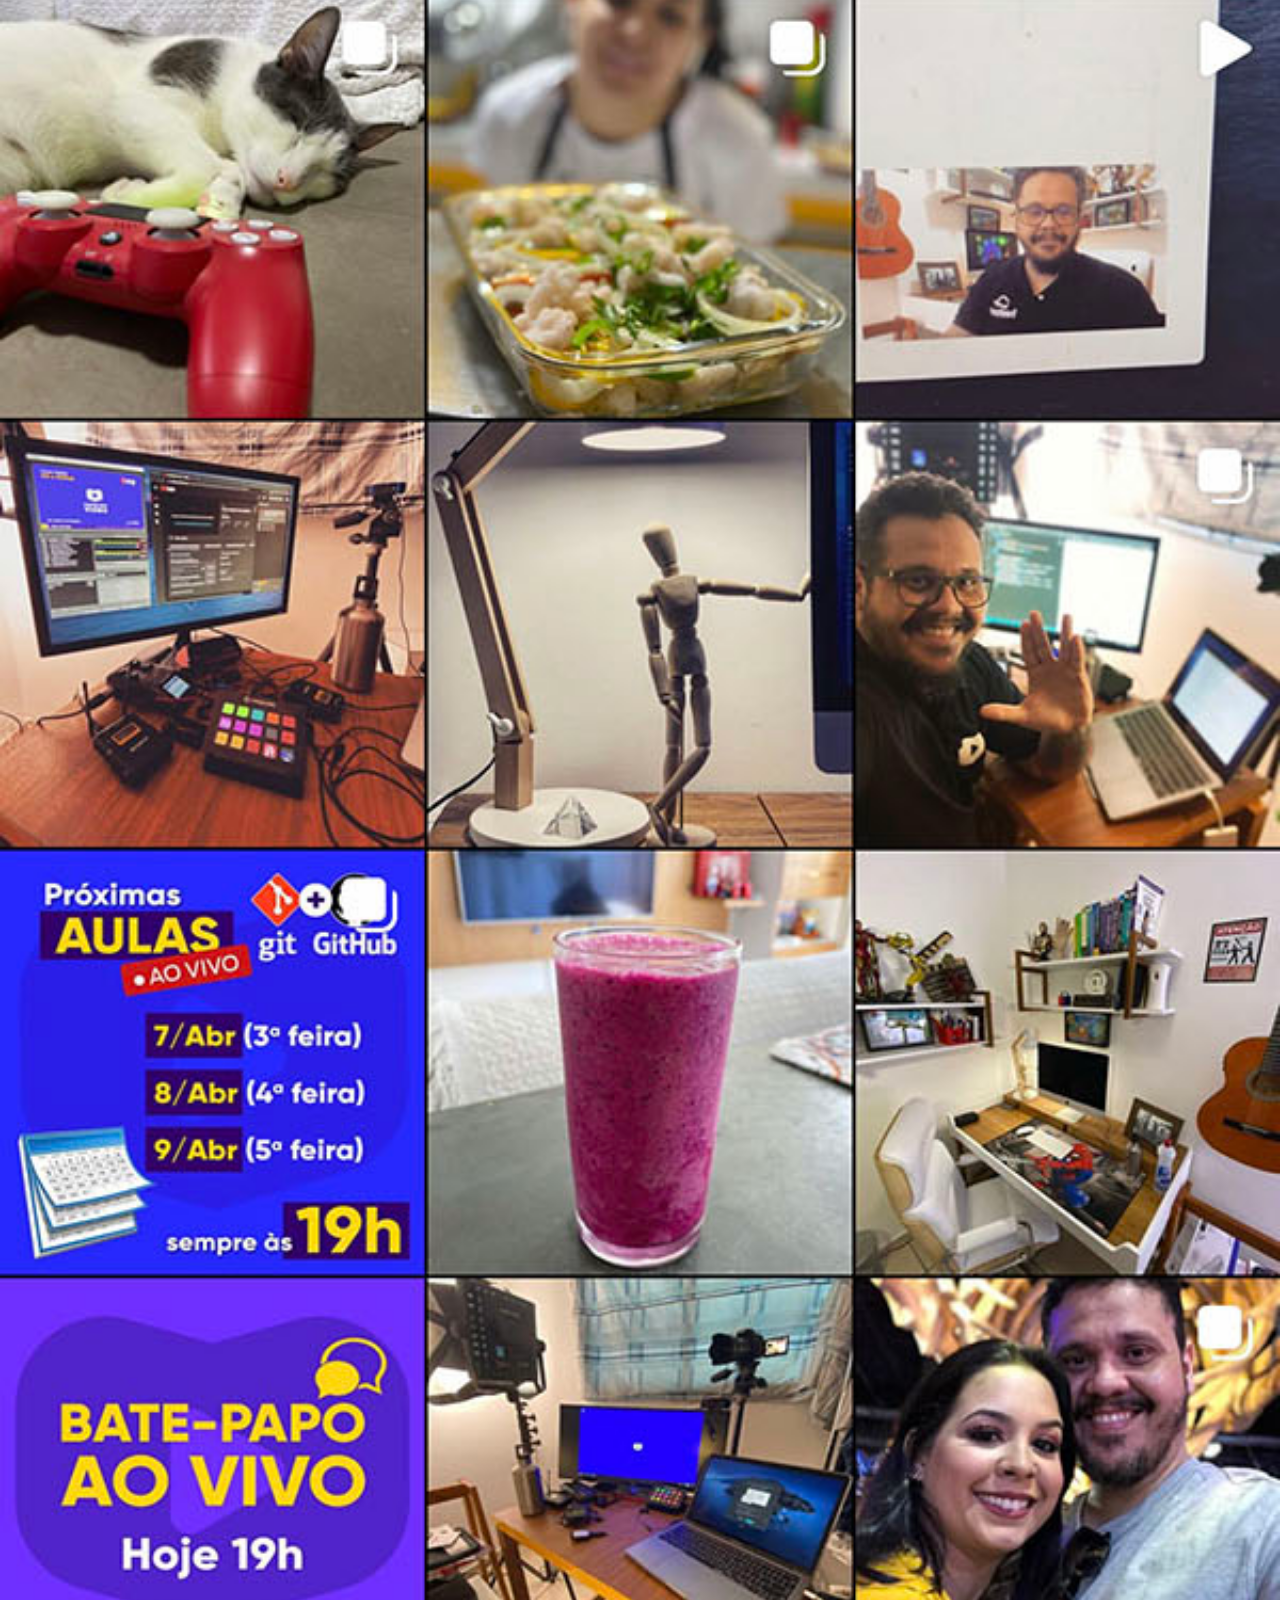
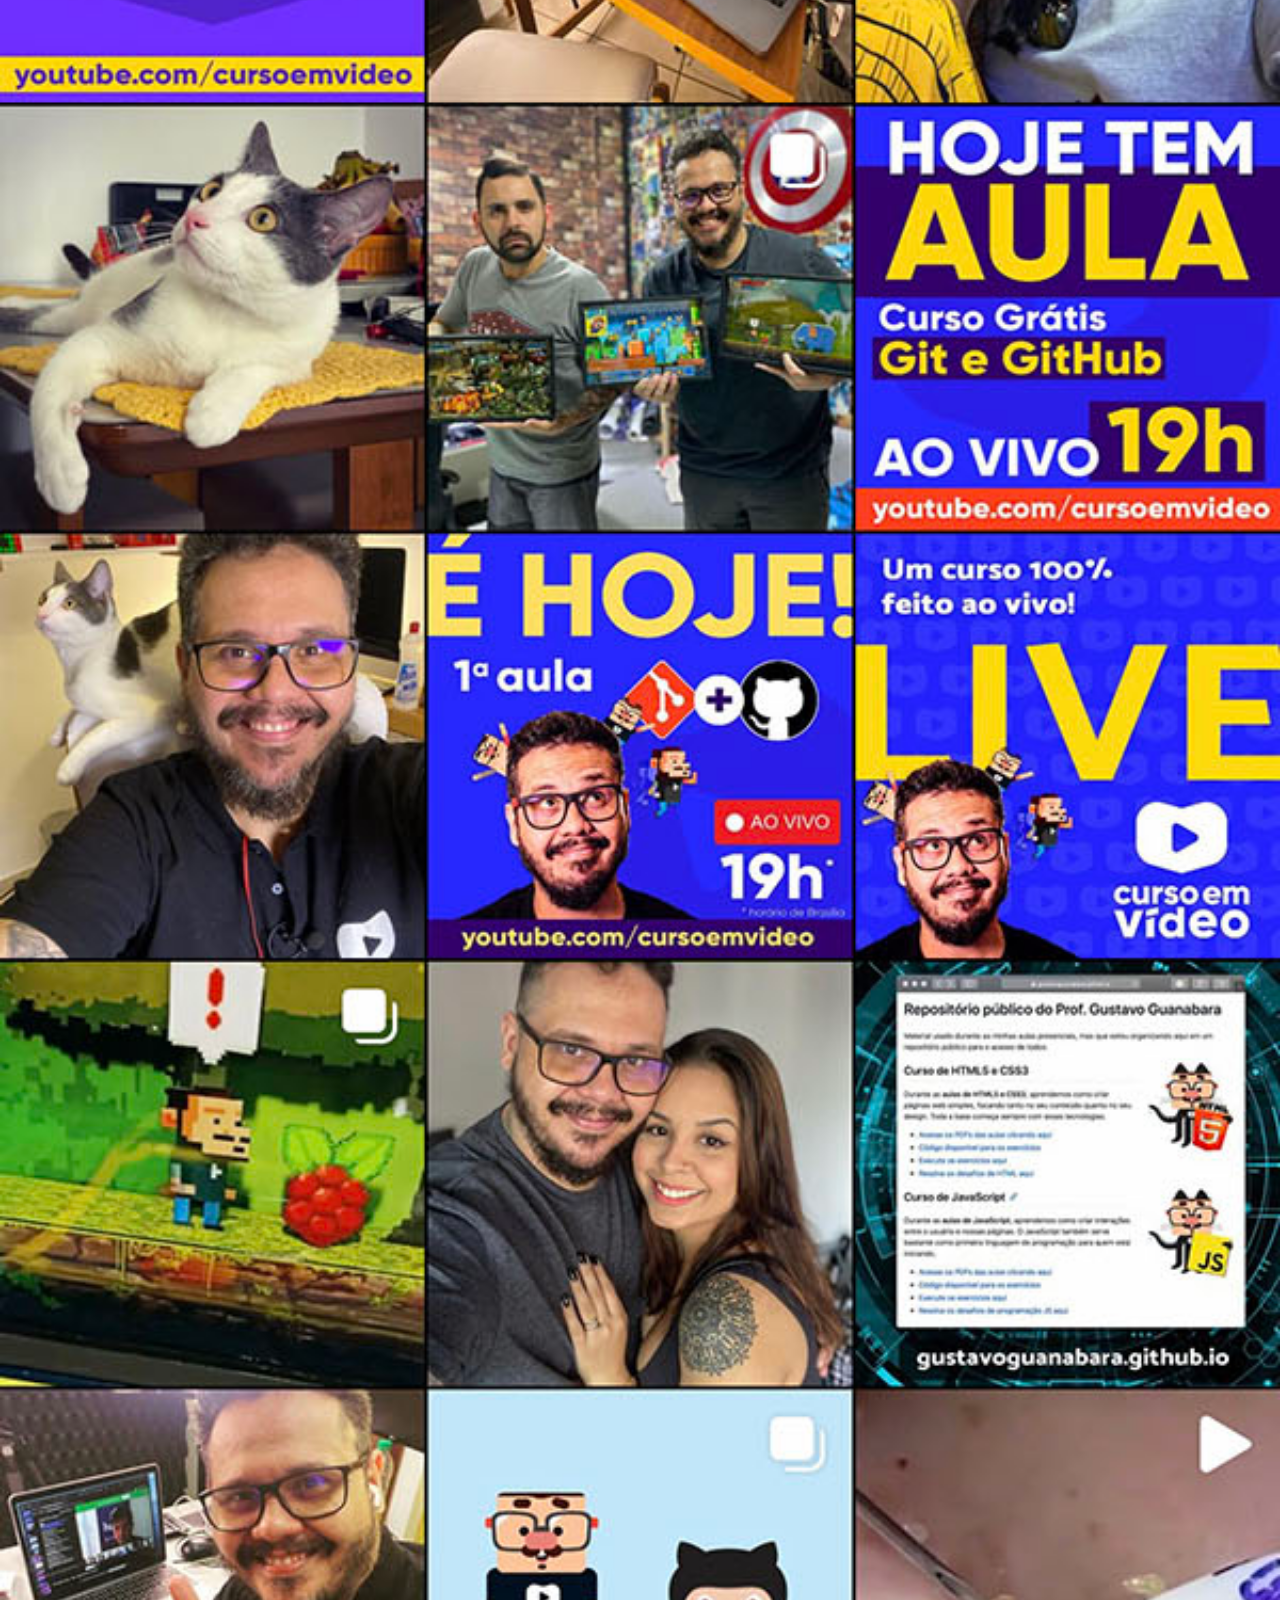
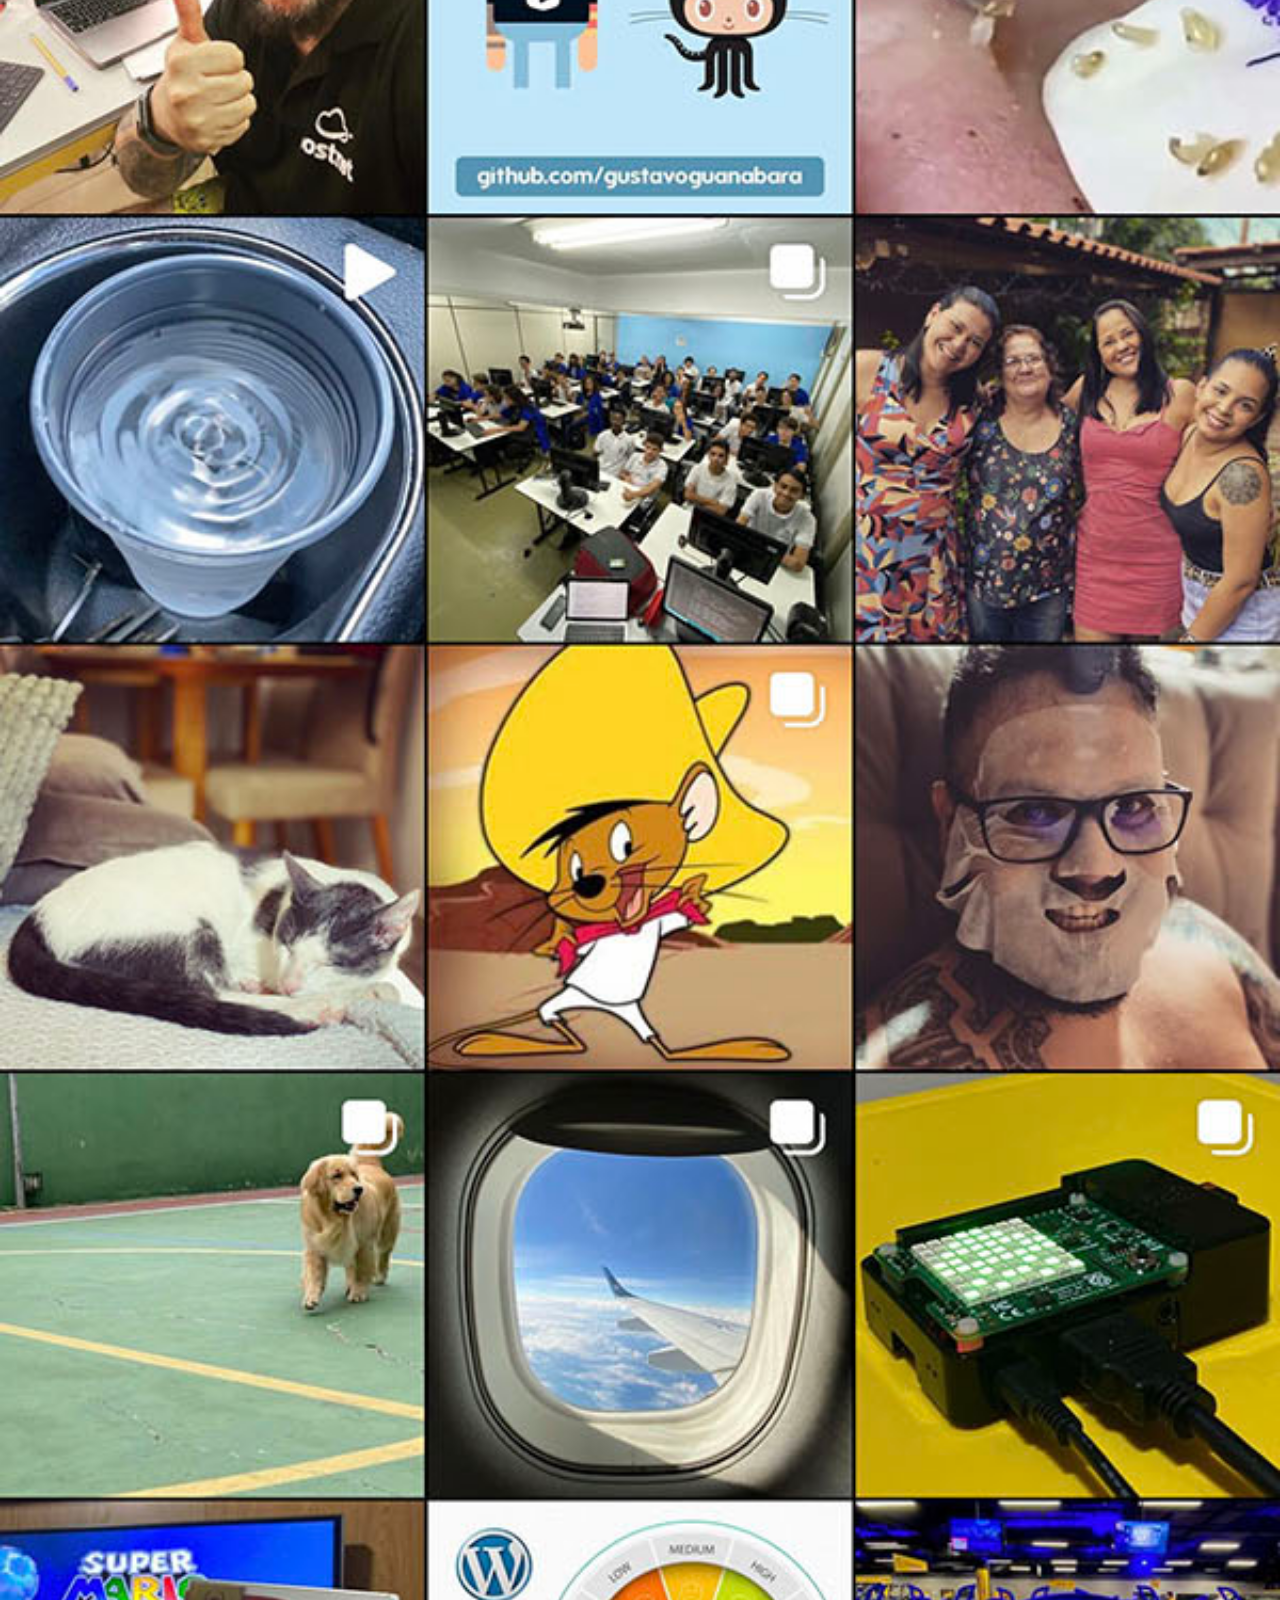
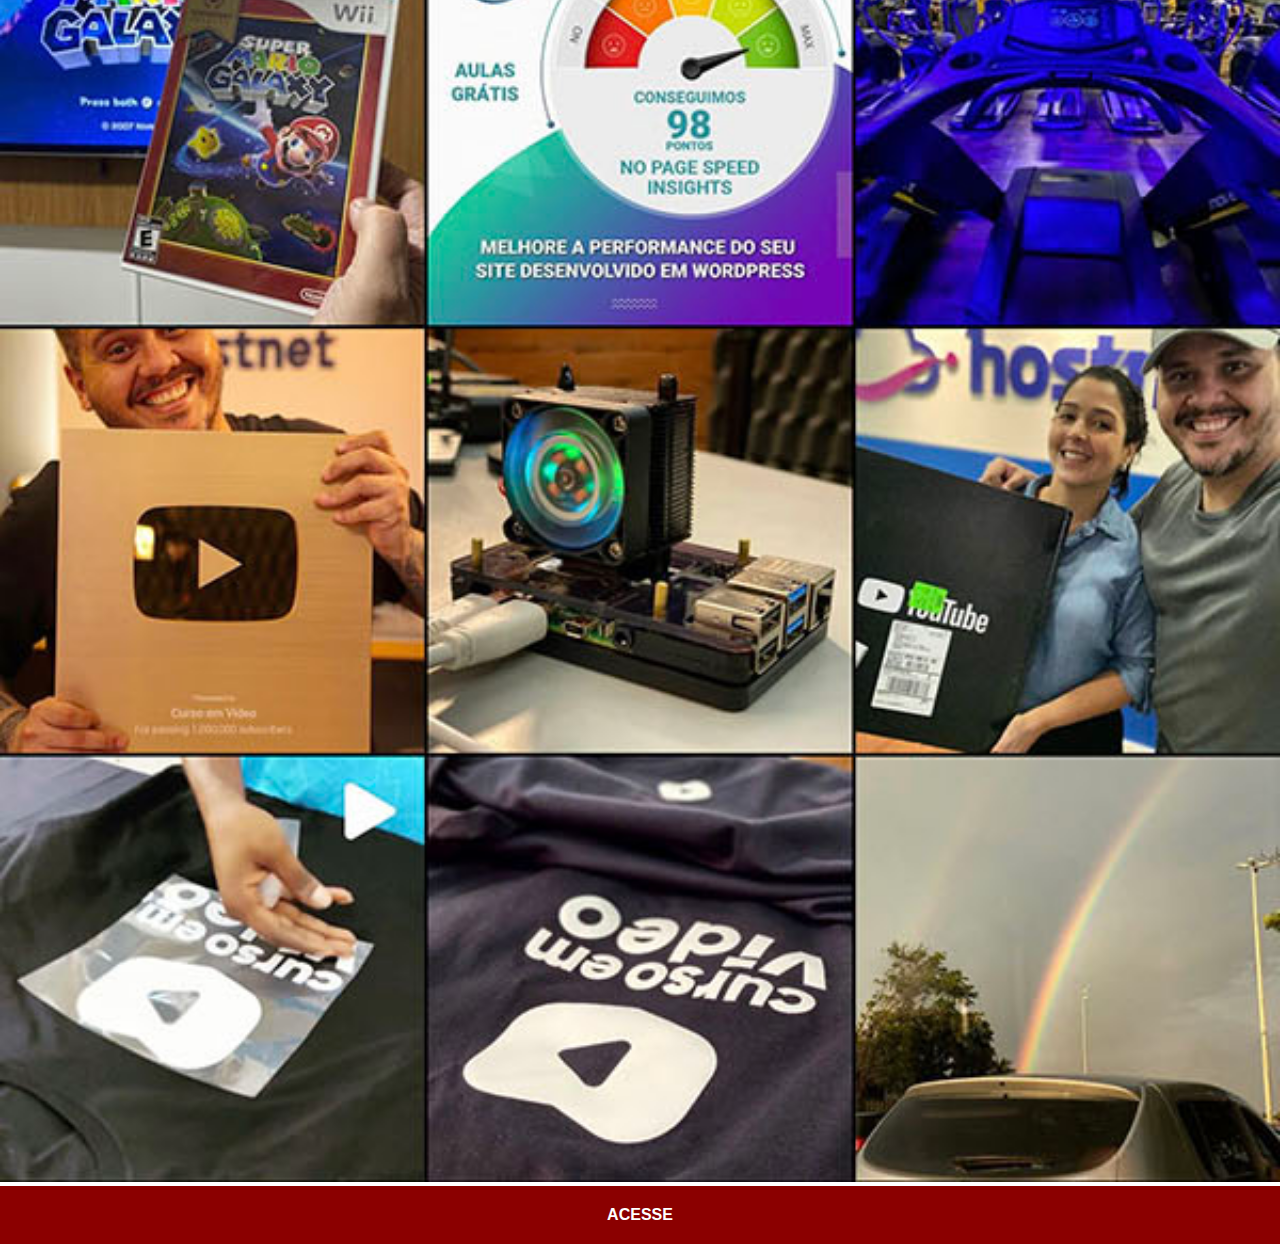
<file: instagram.html>
<!DOCTYPE html>
<html lang="pt-br">
<head>
    <meta charset="UTF-8">
    <meta name="viewport" content="width=device-width, initial-scale=1.0">
    <link rel="stylesheet" href="estilos/social.css">
    <title>Instagram</title>
</head>
<body>
    <img src="imagens/tela-instagram.jpg" alt="Instagram">   
    <a href="https://www.instagram.com/gustavoguanabara/" target="_blank">ACESSE</a>
</body>
</html>
</file>
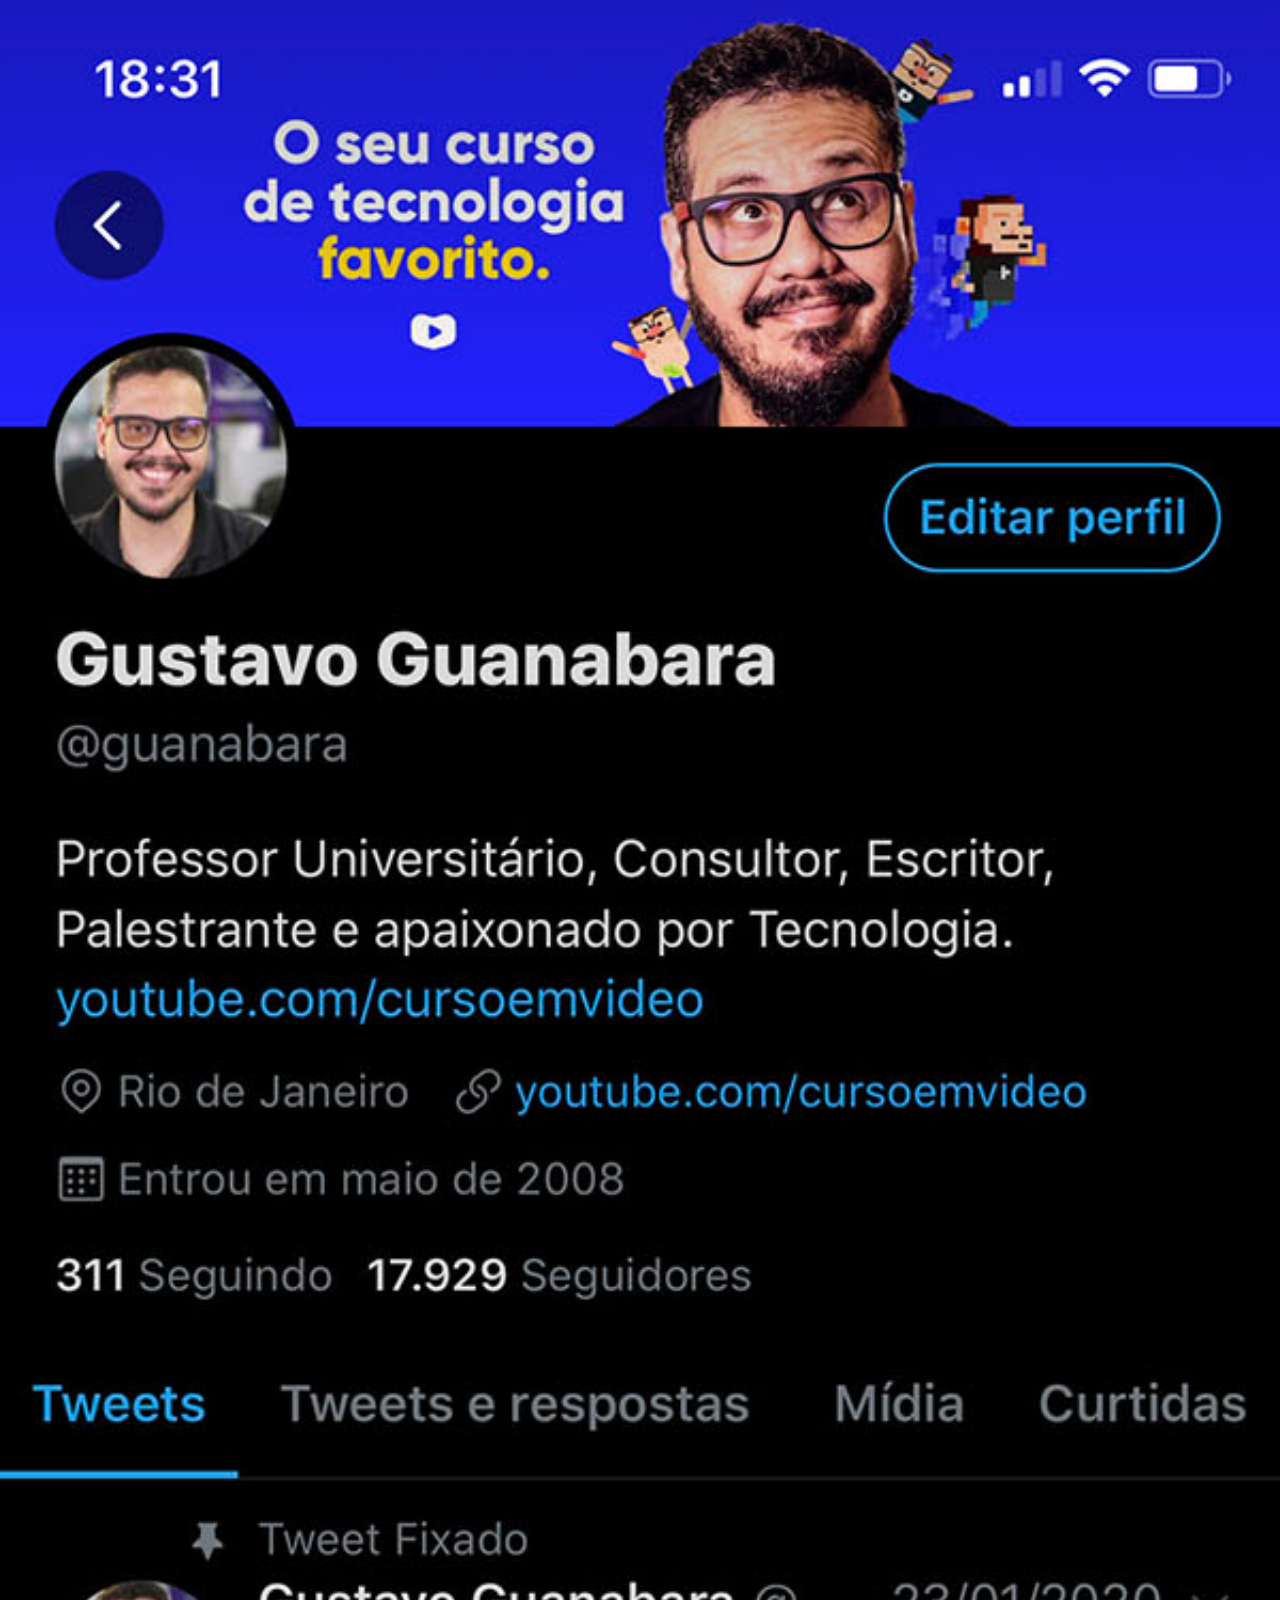
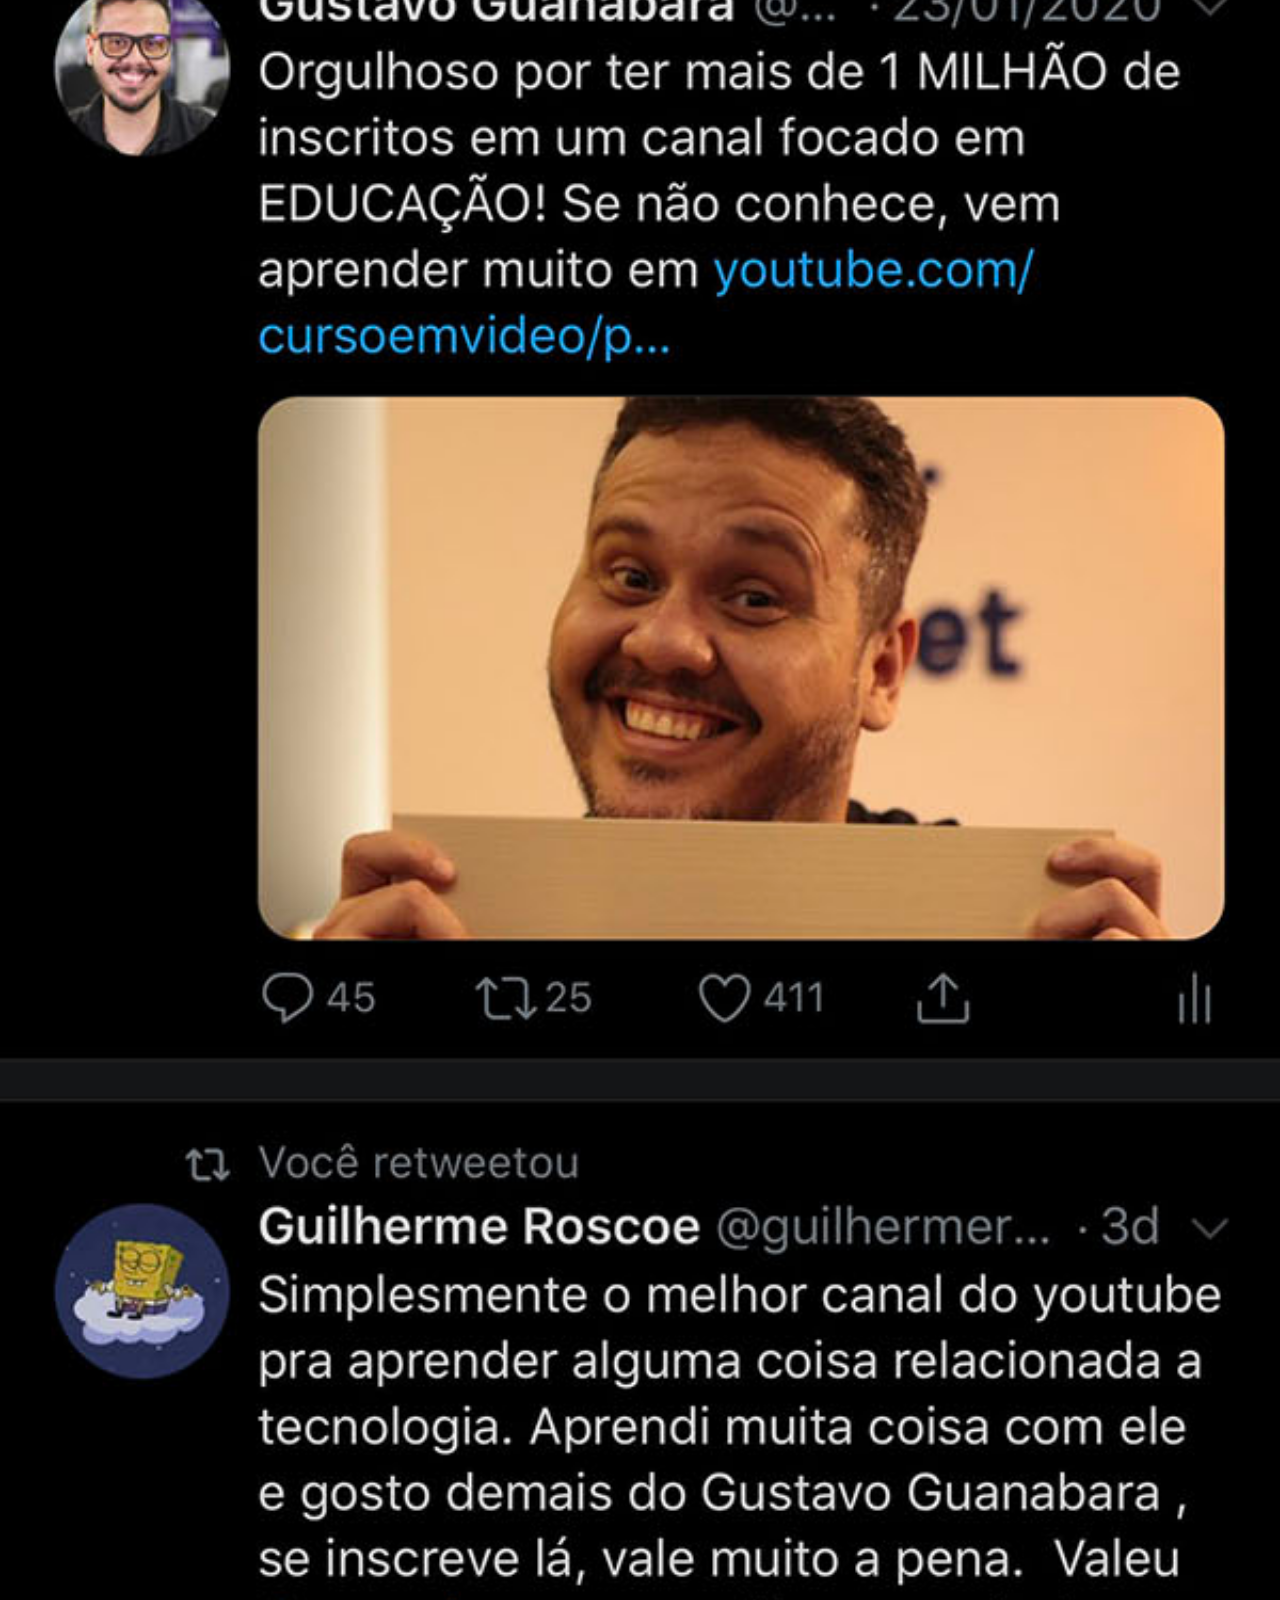
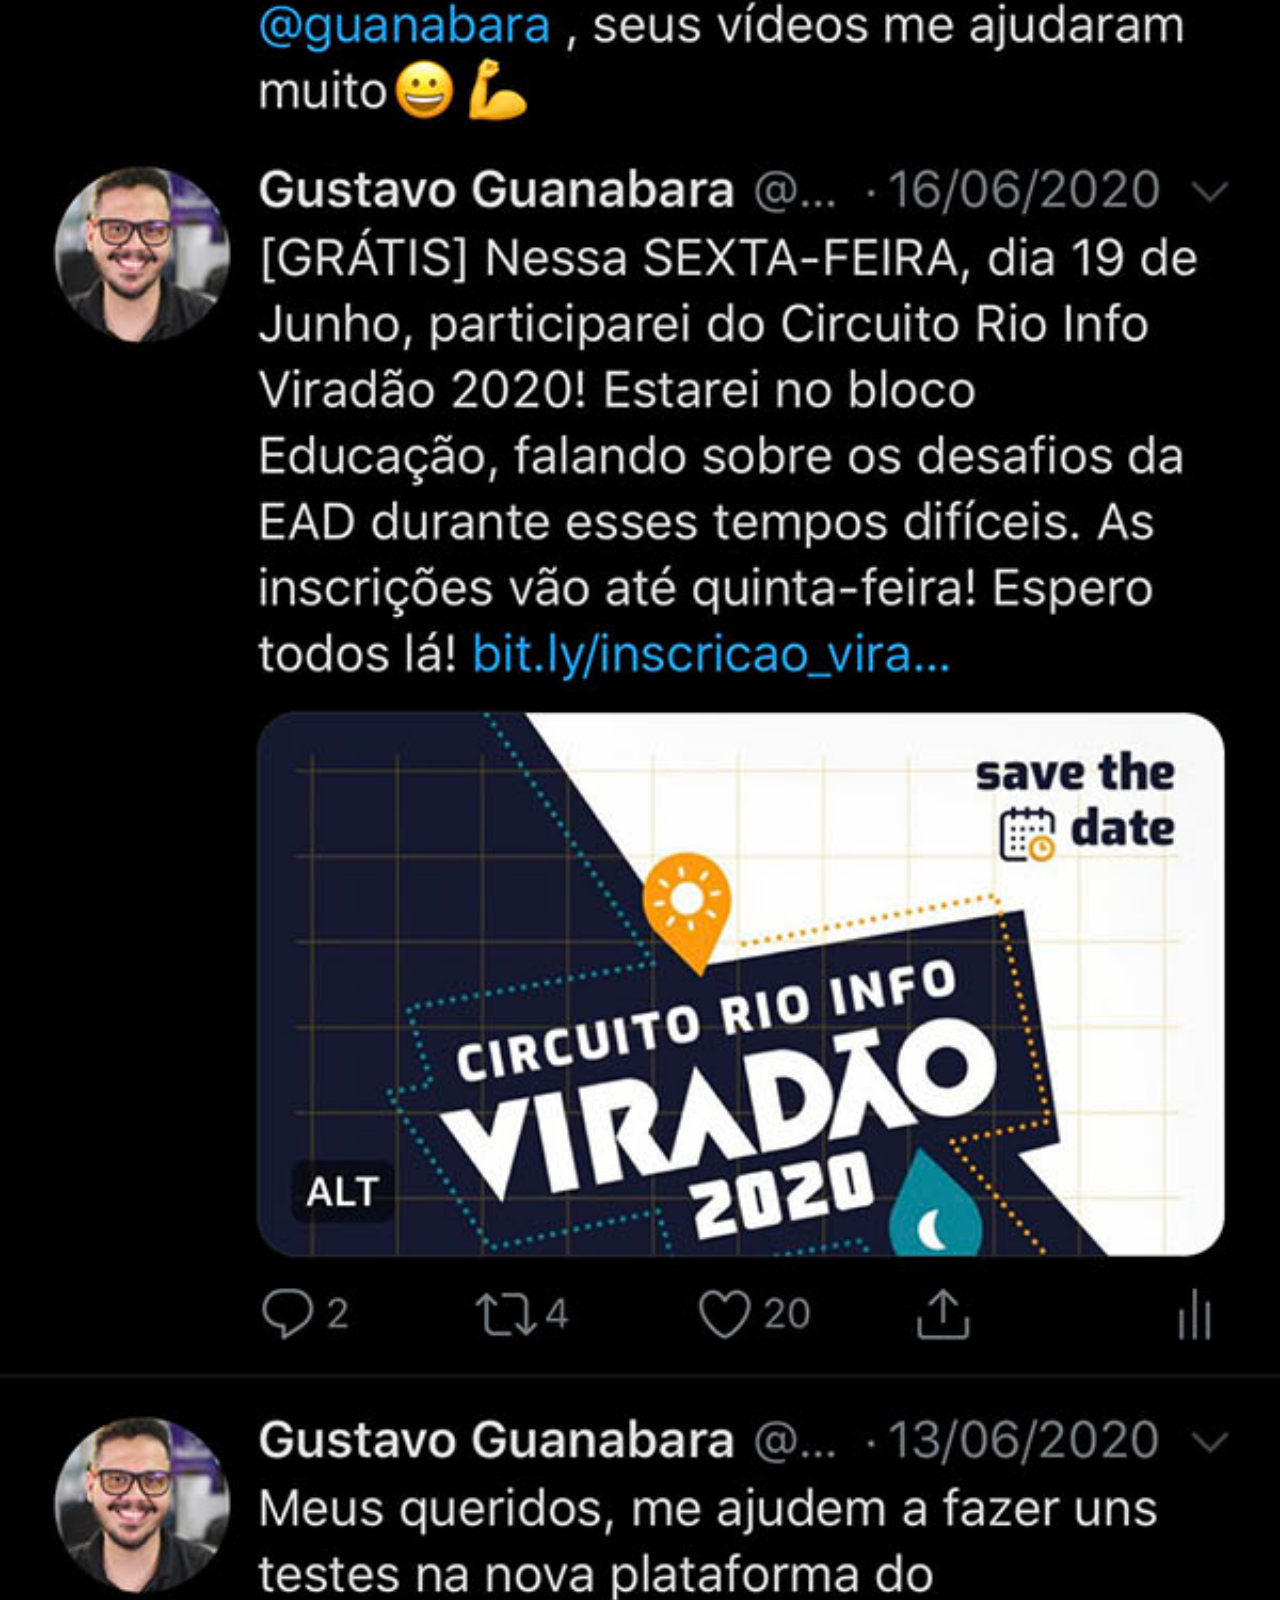
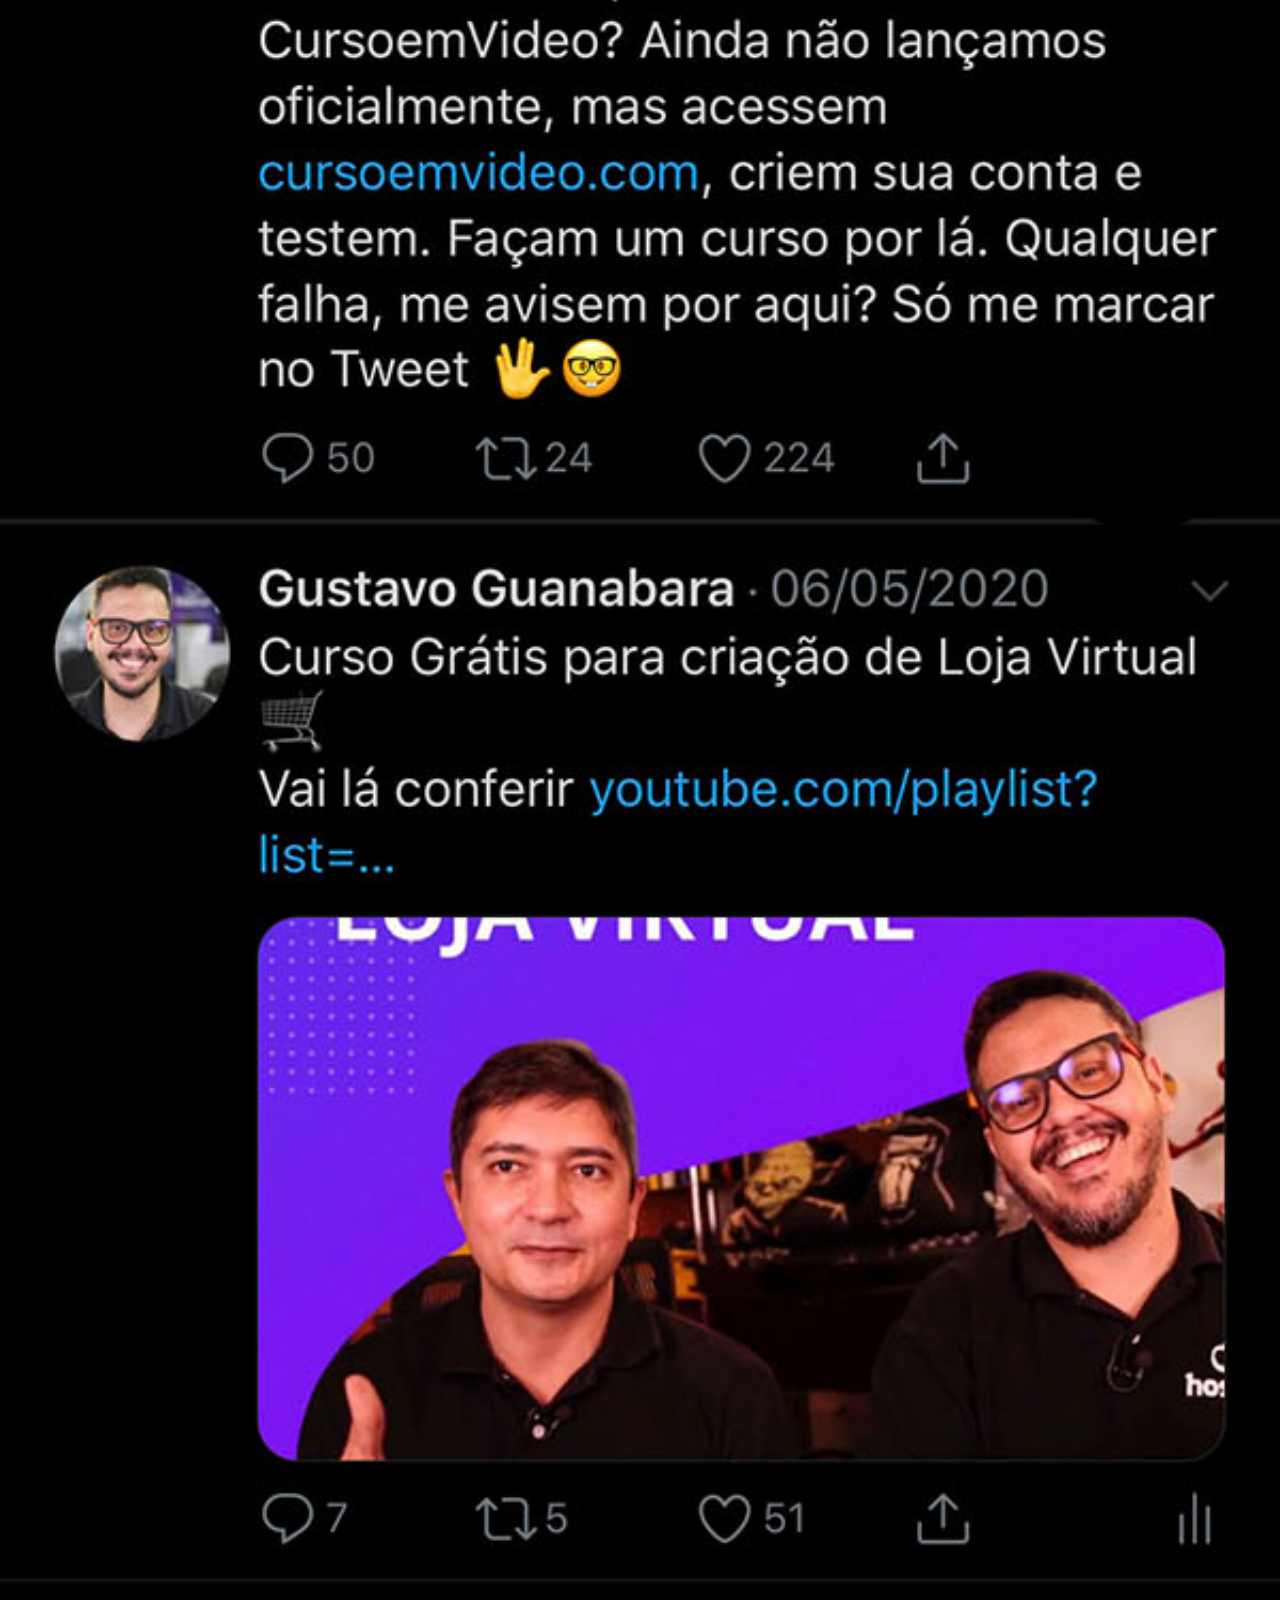
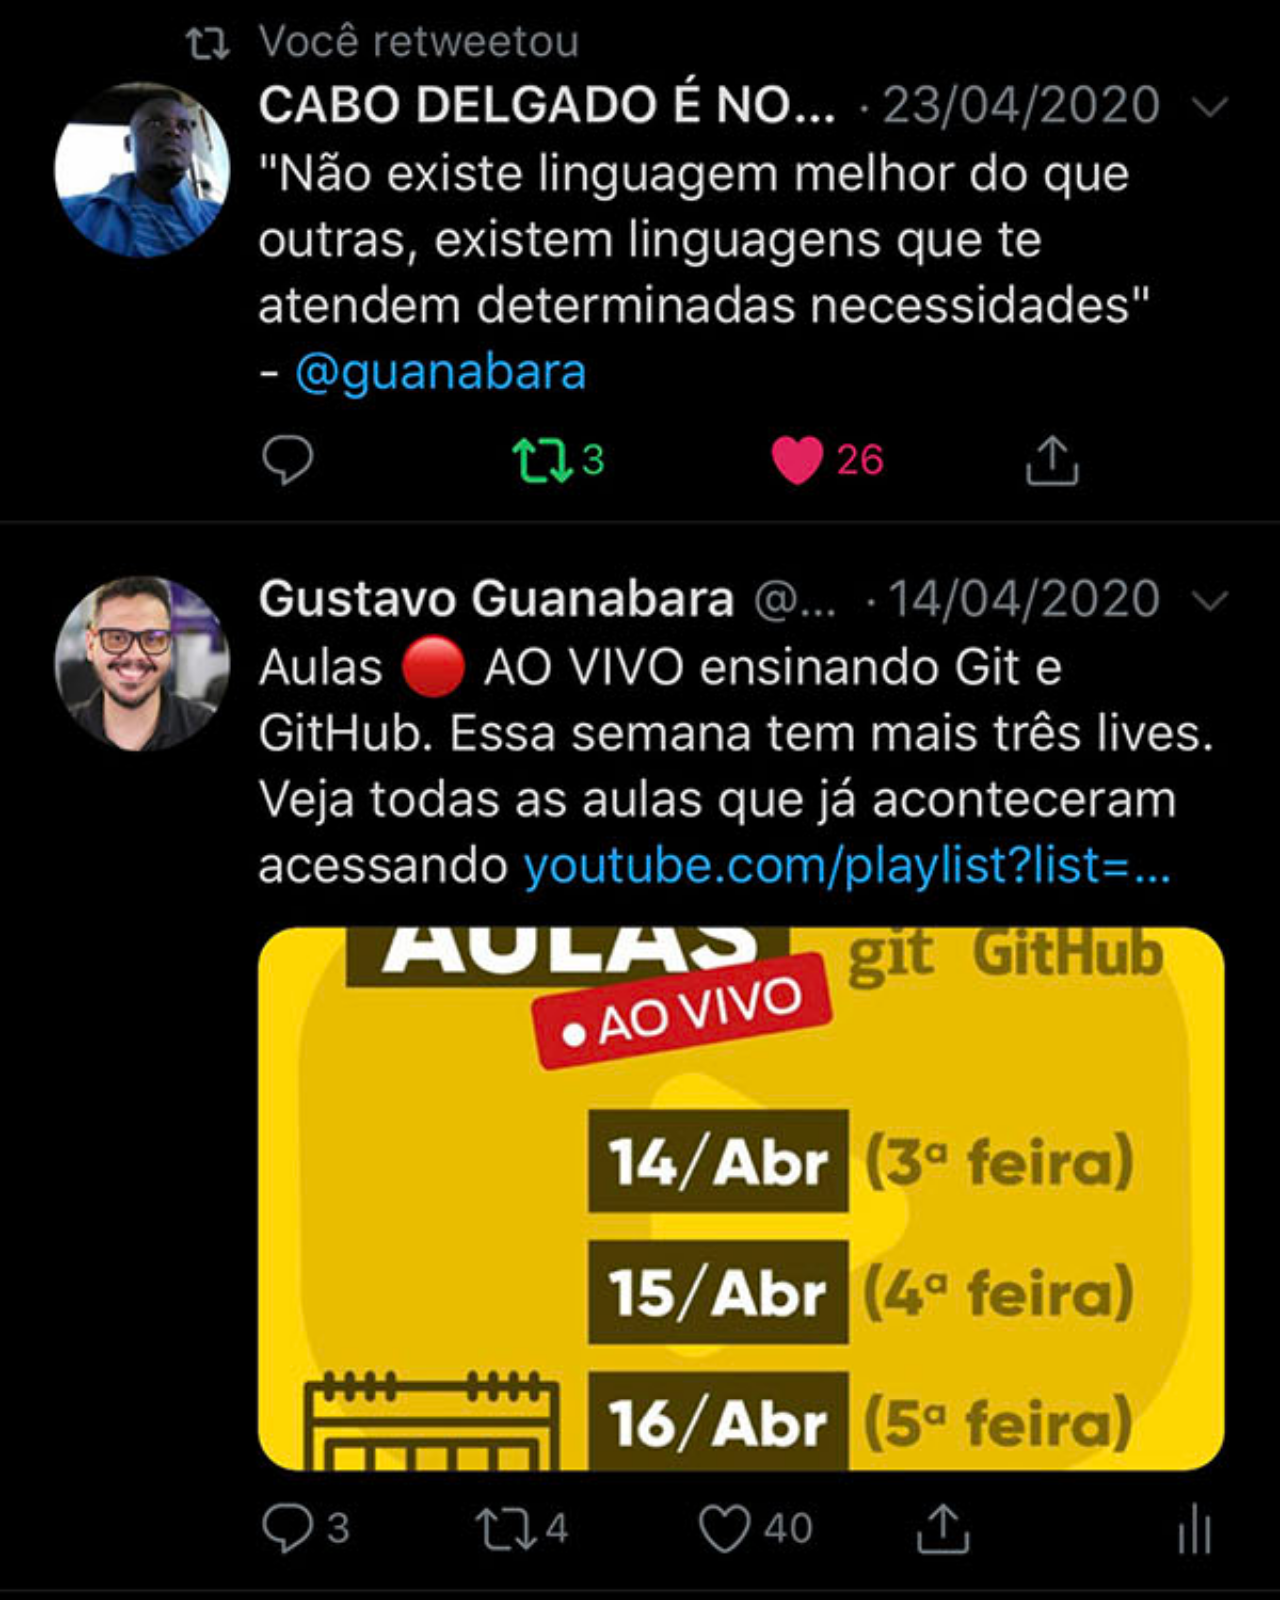
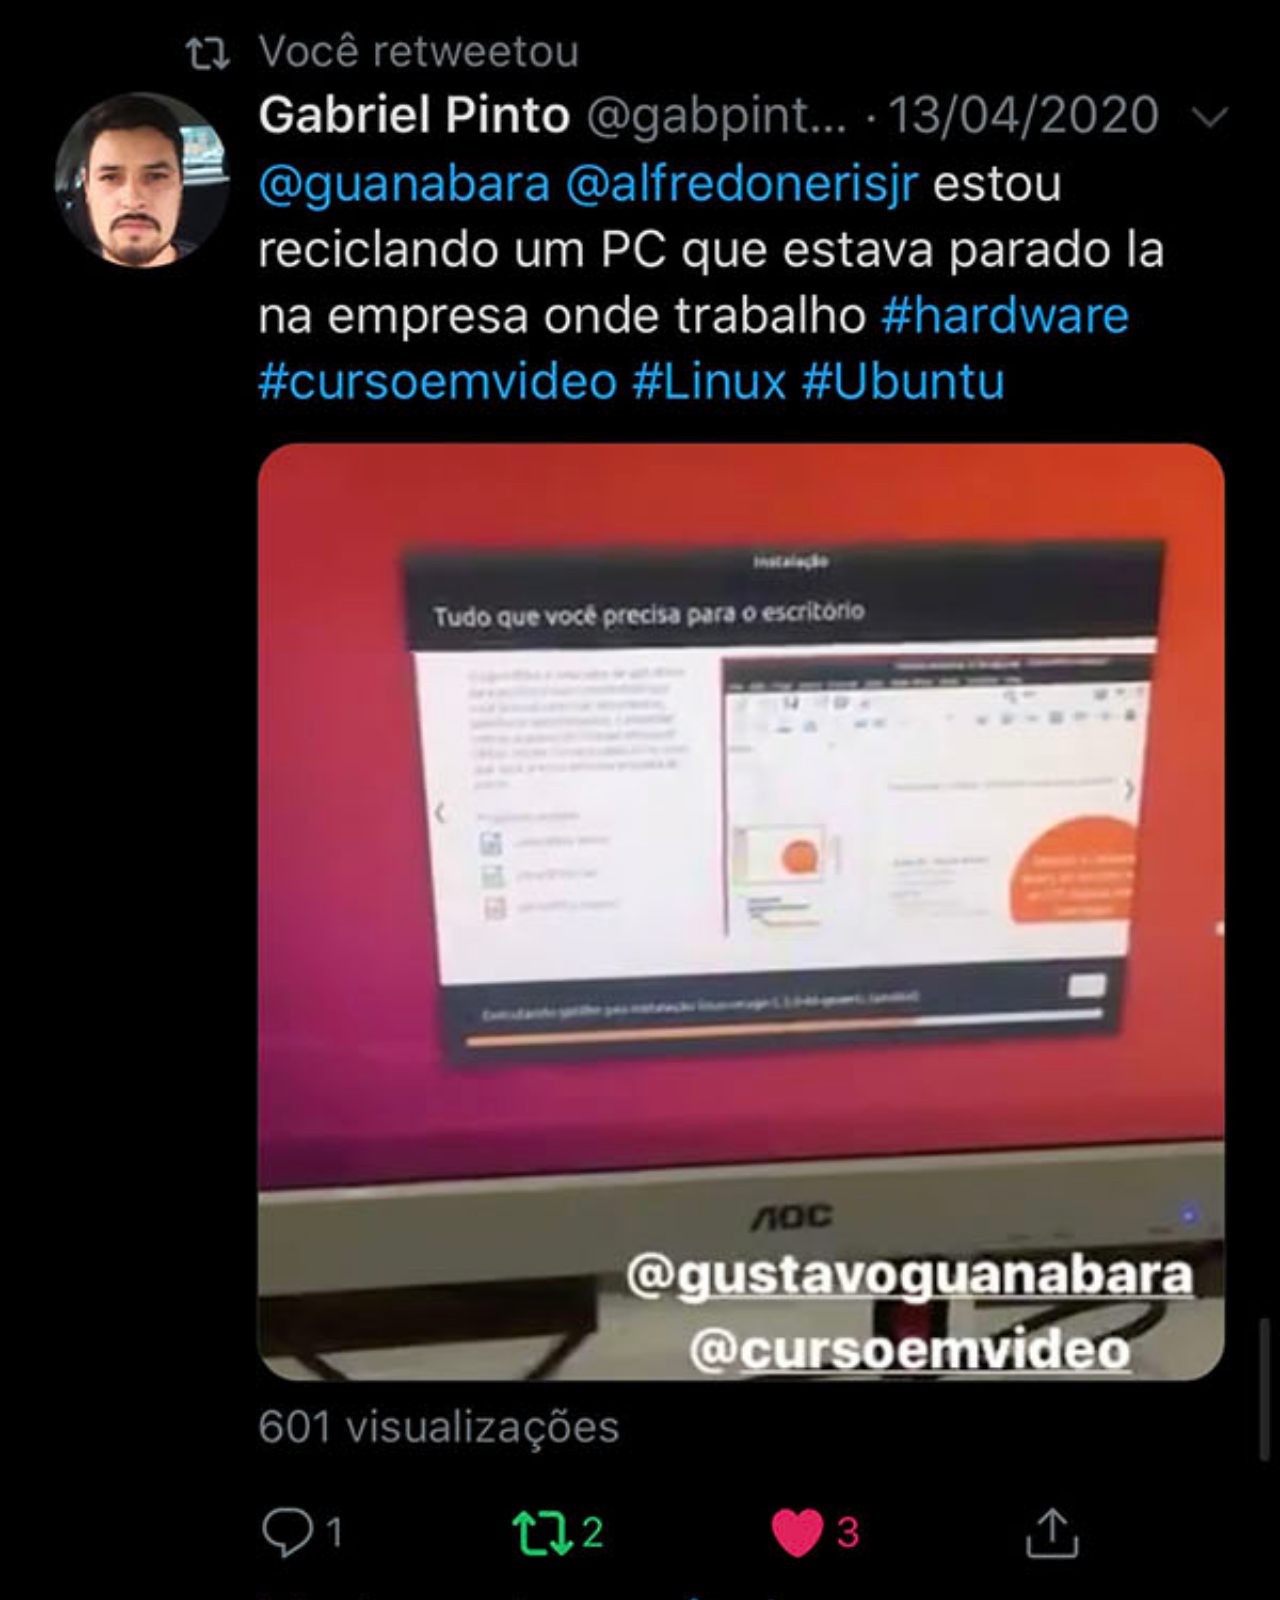
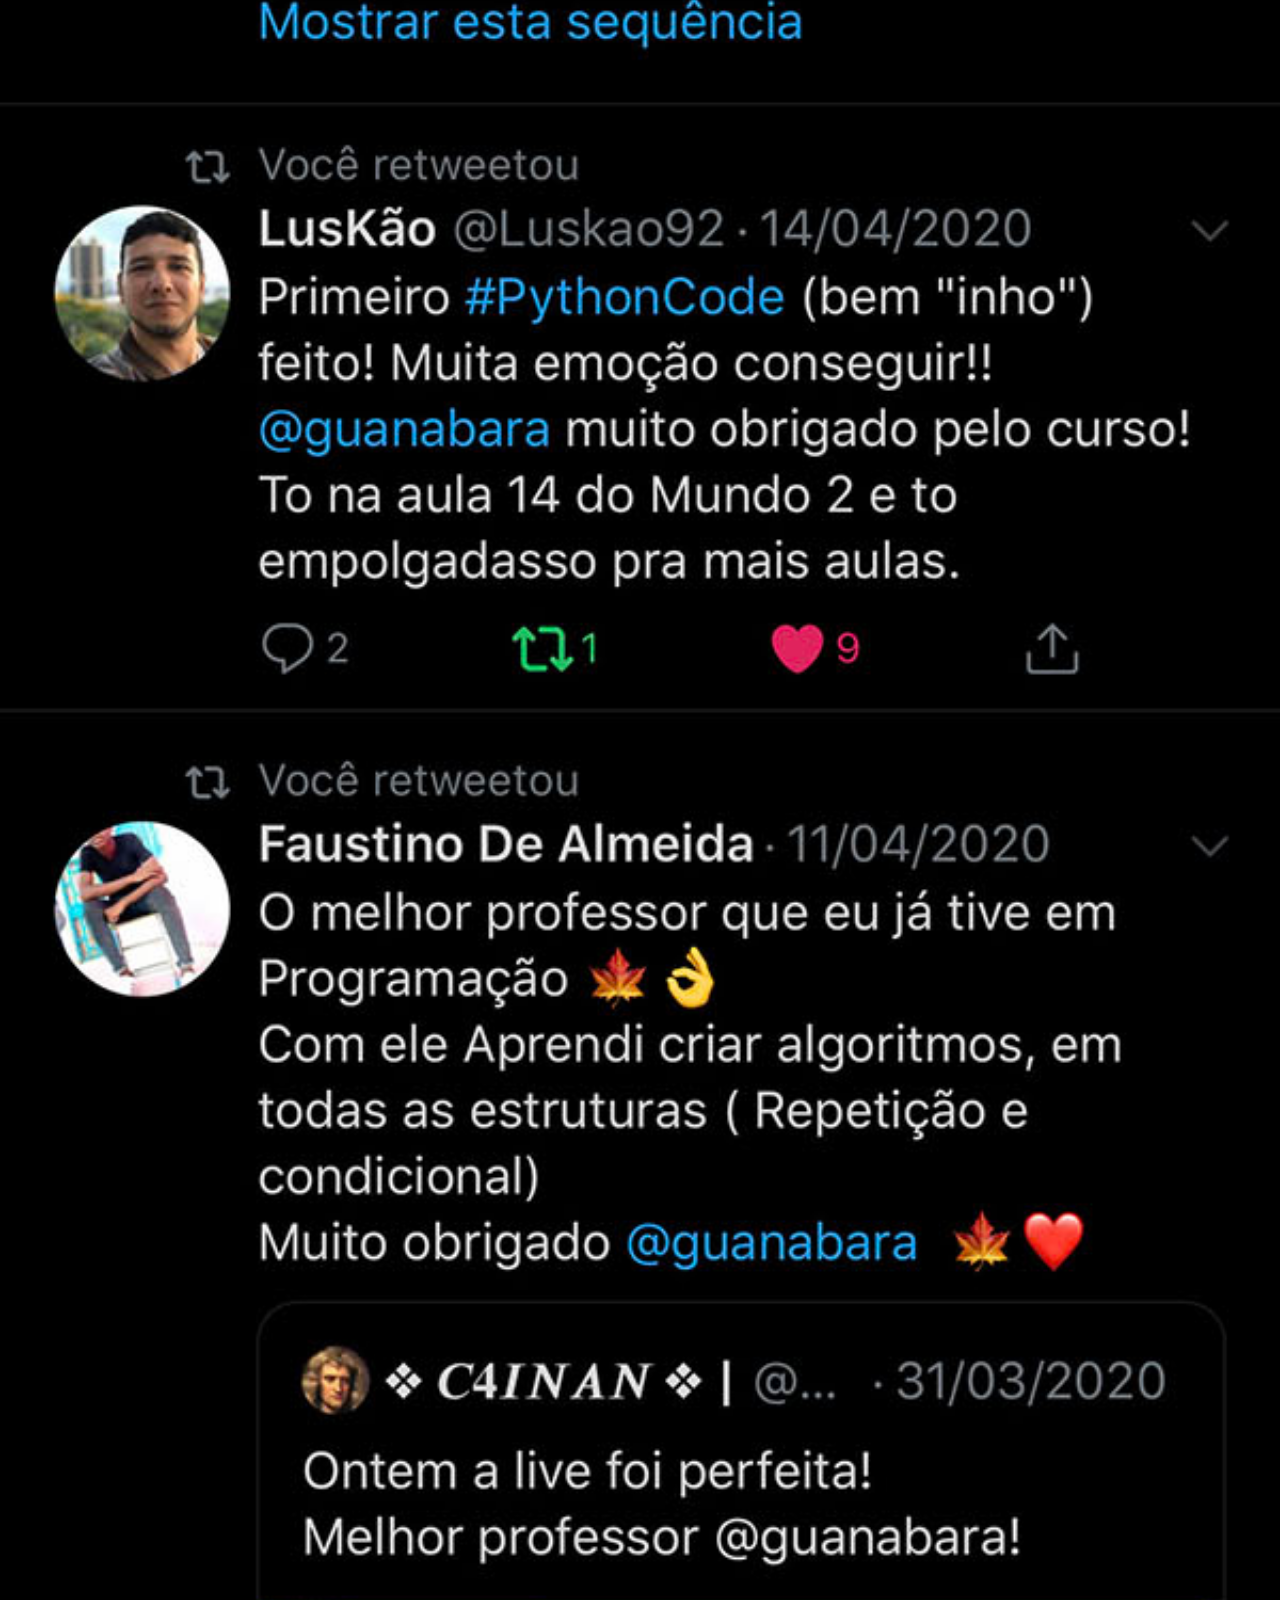
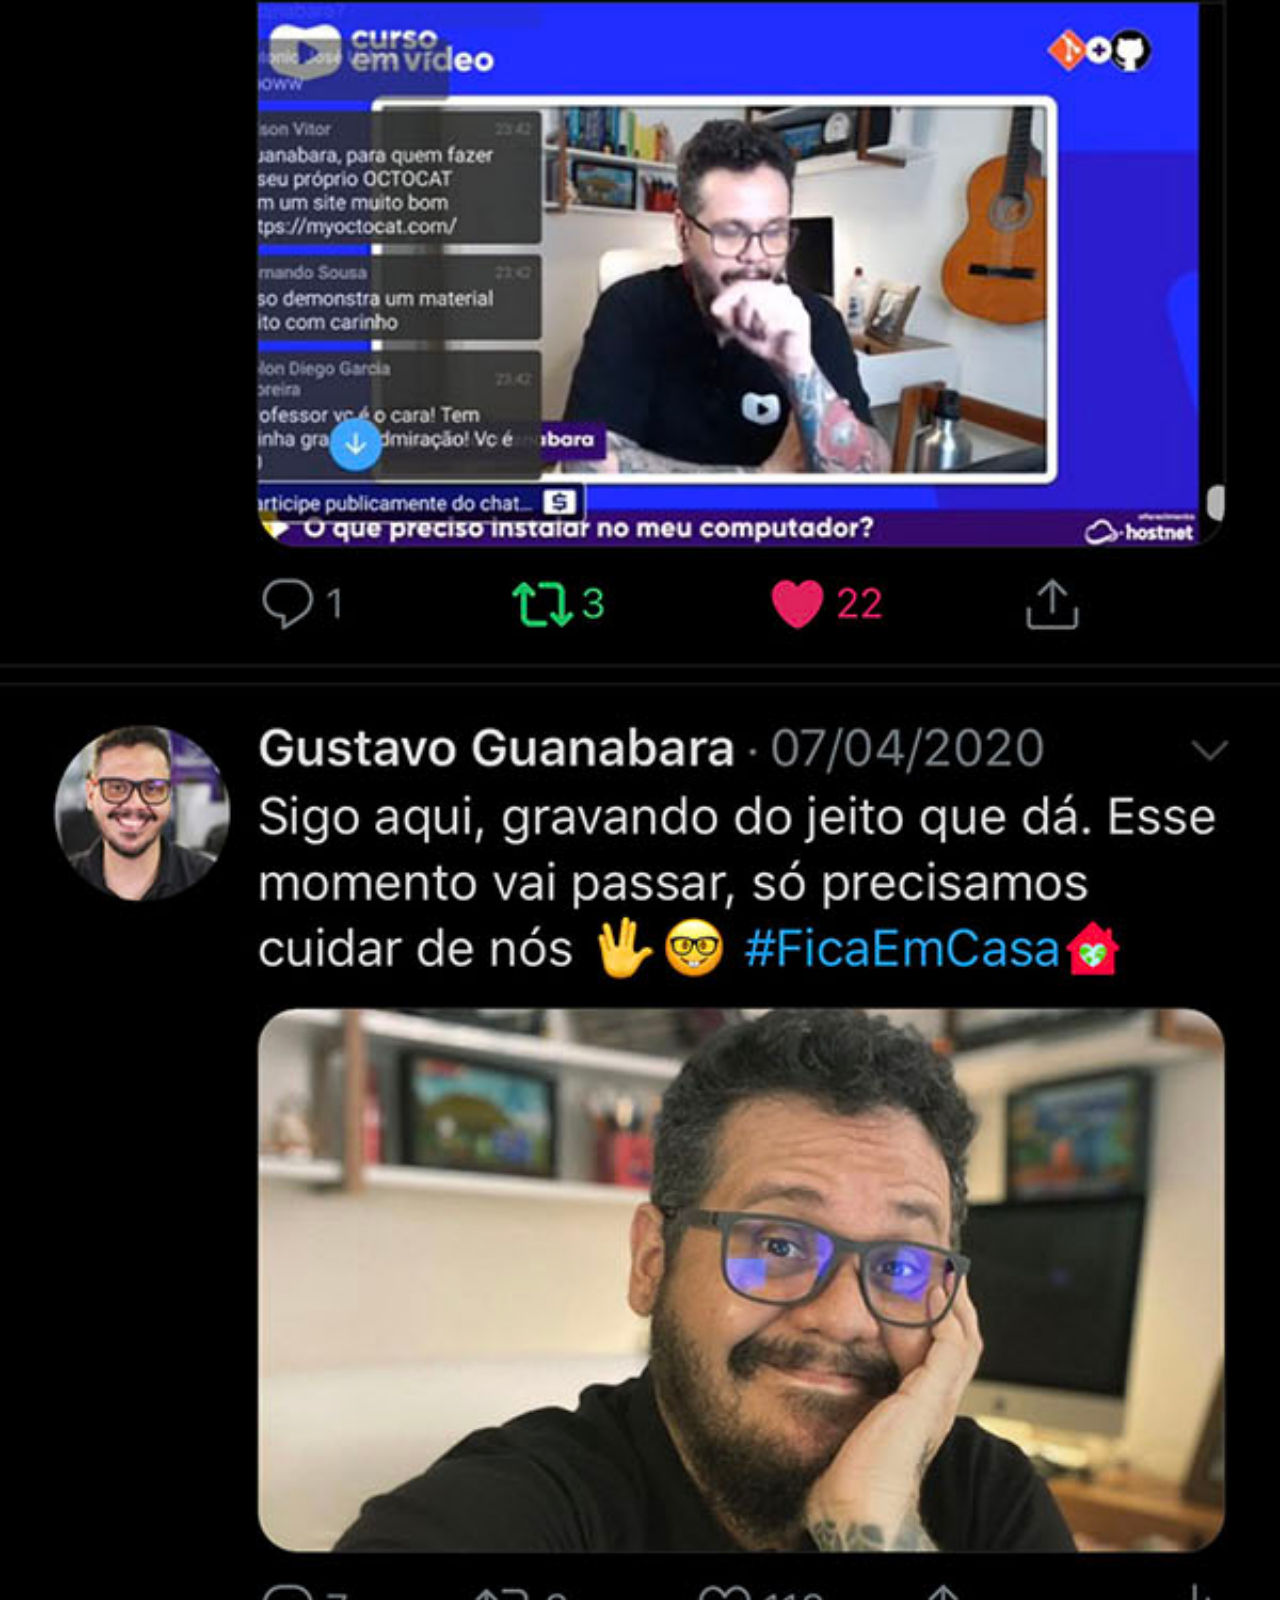
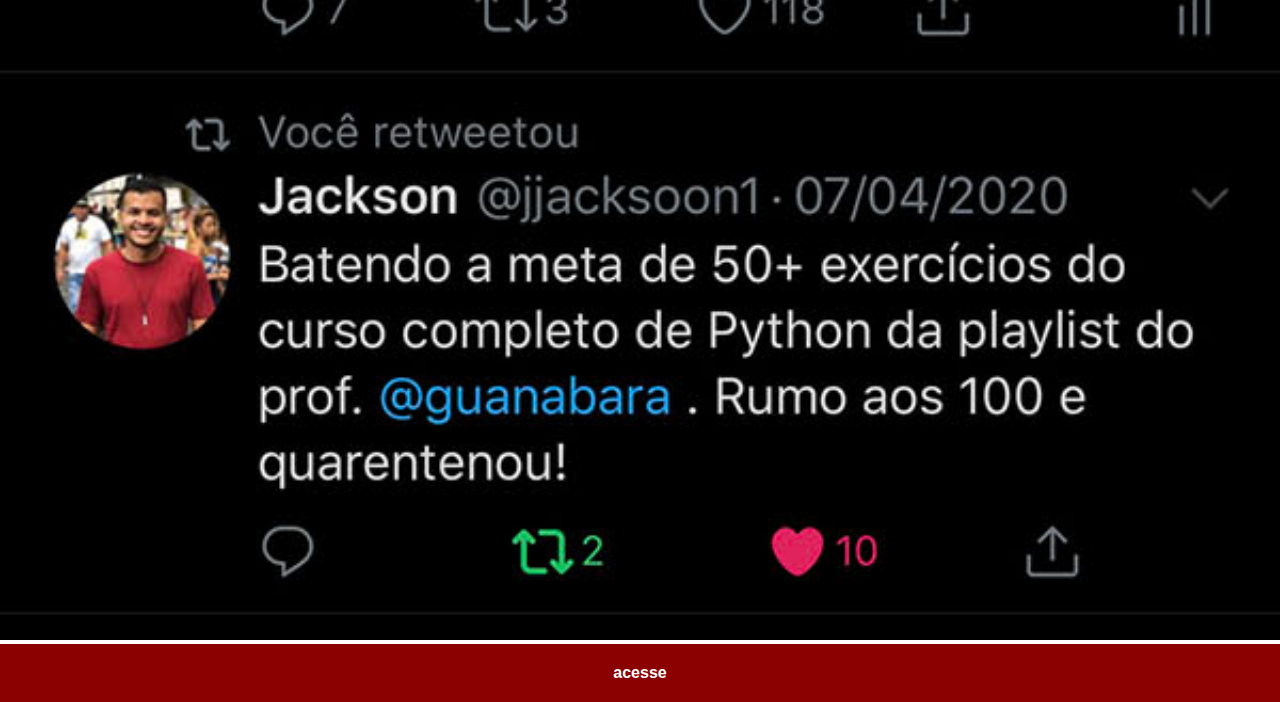
<file: twitter.html>
<!DOCTYPE html>
<html lang="pt-br">
<head>
    <meta charset="UTF-8">
    <meta name="viewport" content="width=device-width, initial-scale=1.0">
    <link rel="stylesheet" href="estilos/social.css">
    <title>Twitter</title>
</head>
<body>
    <img src="imagens/tela-twitter.jpg" alt="Twitter">
    <a href="https://twitter.com/guanabara" target="_blank">acesse</a>
</body>
</html>
</file>
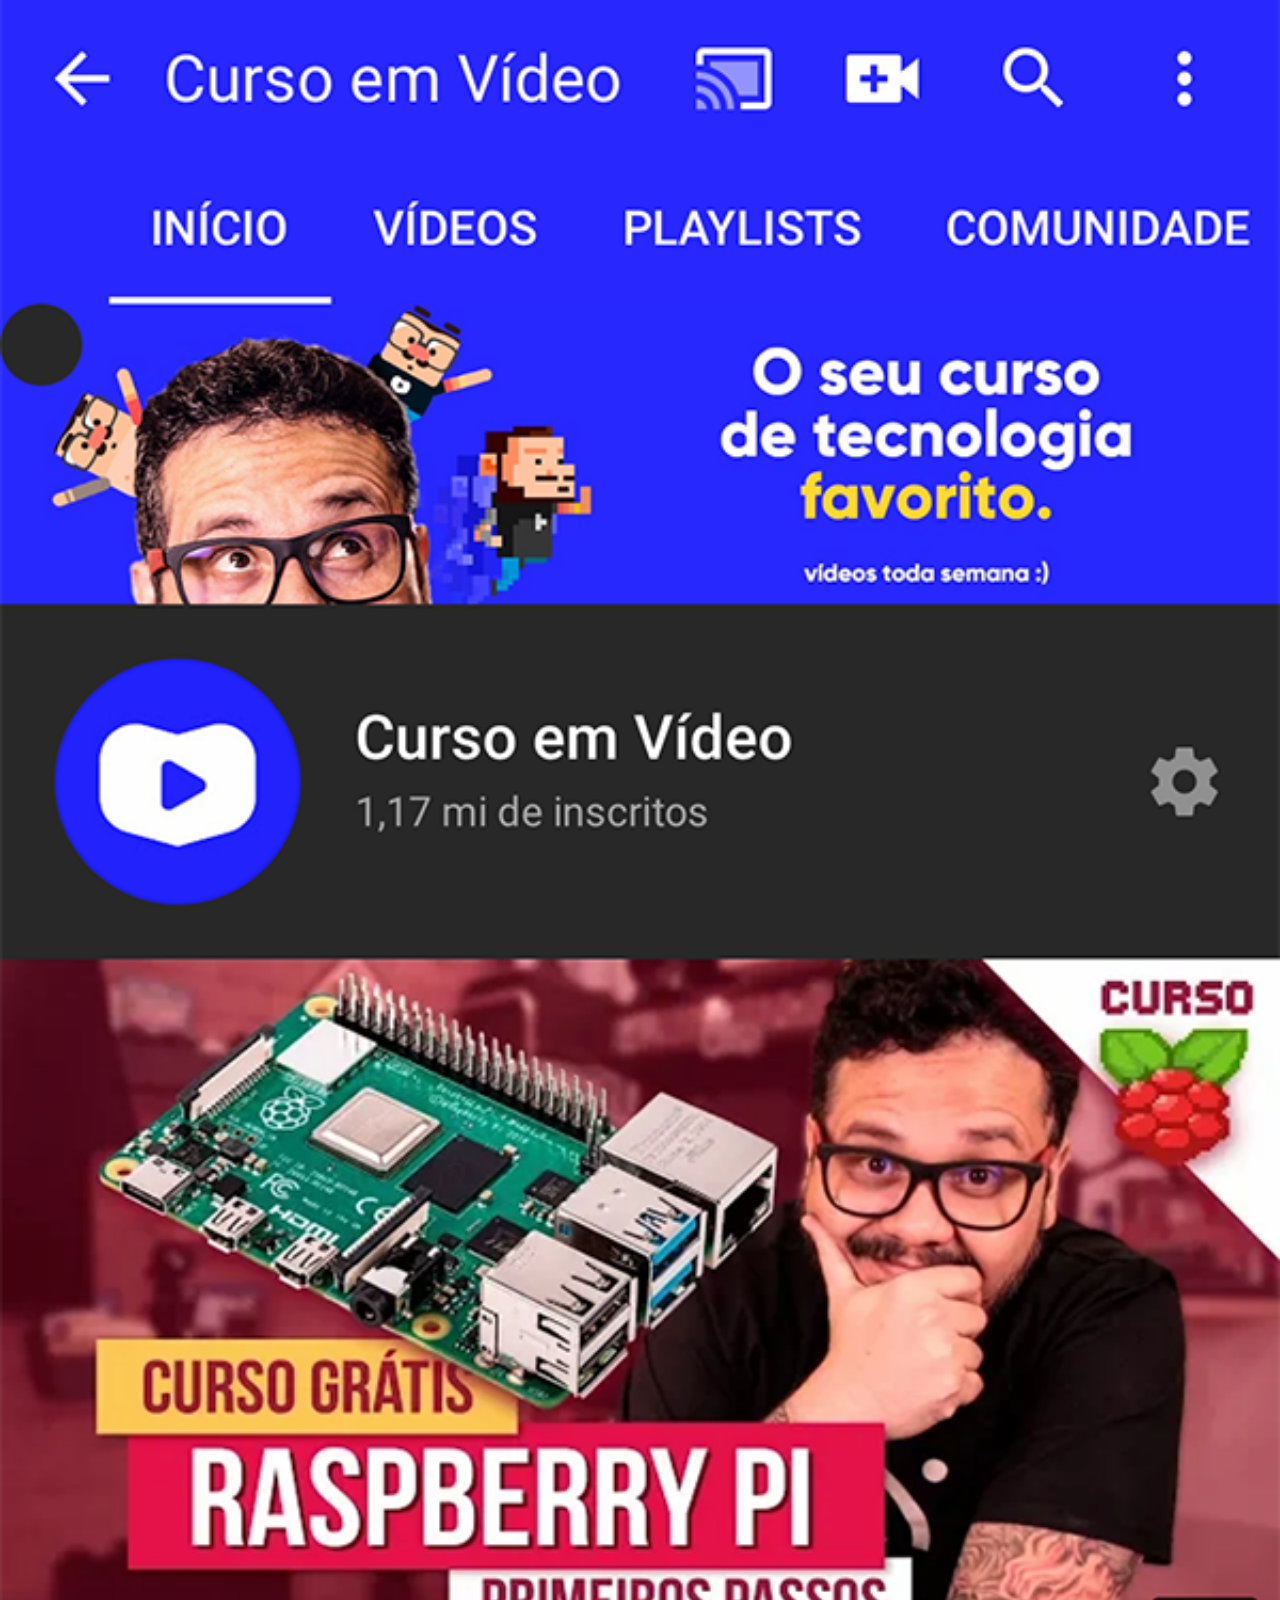
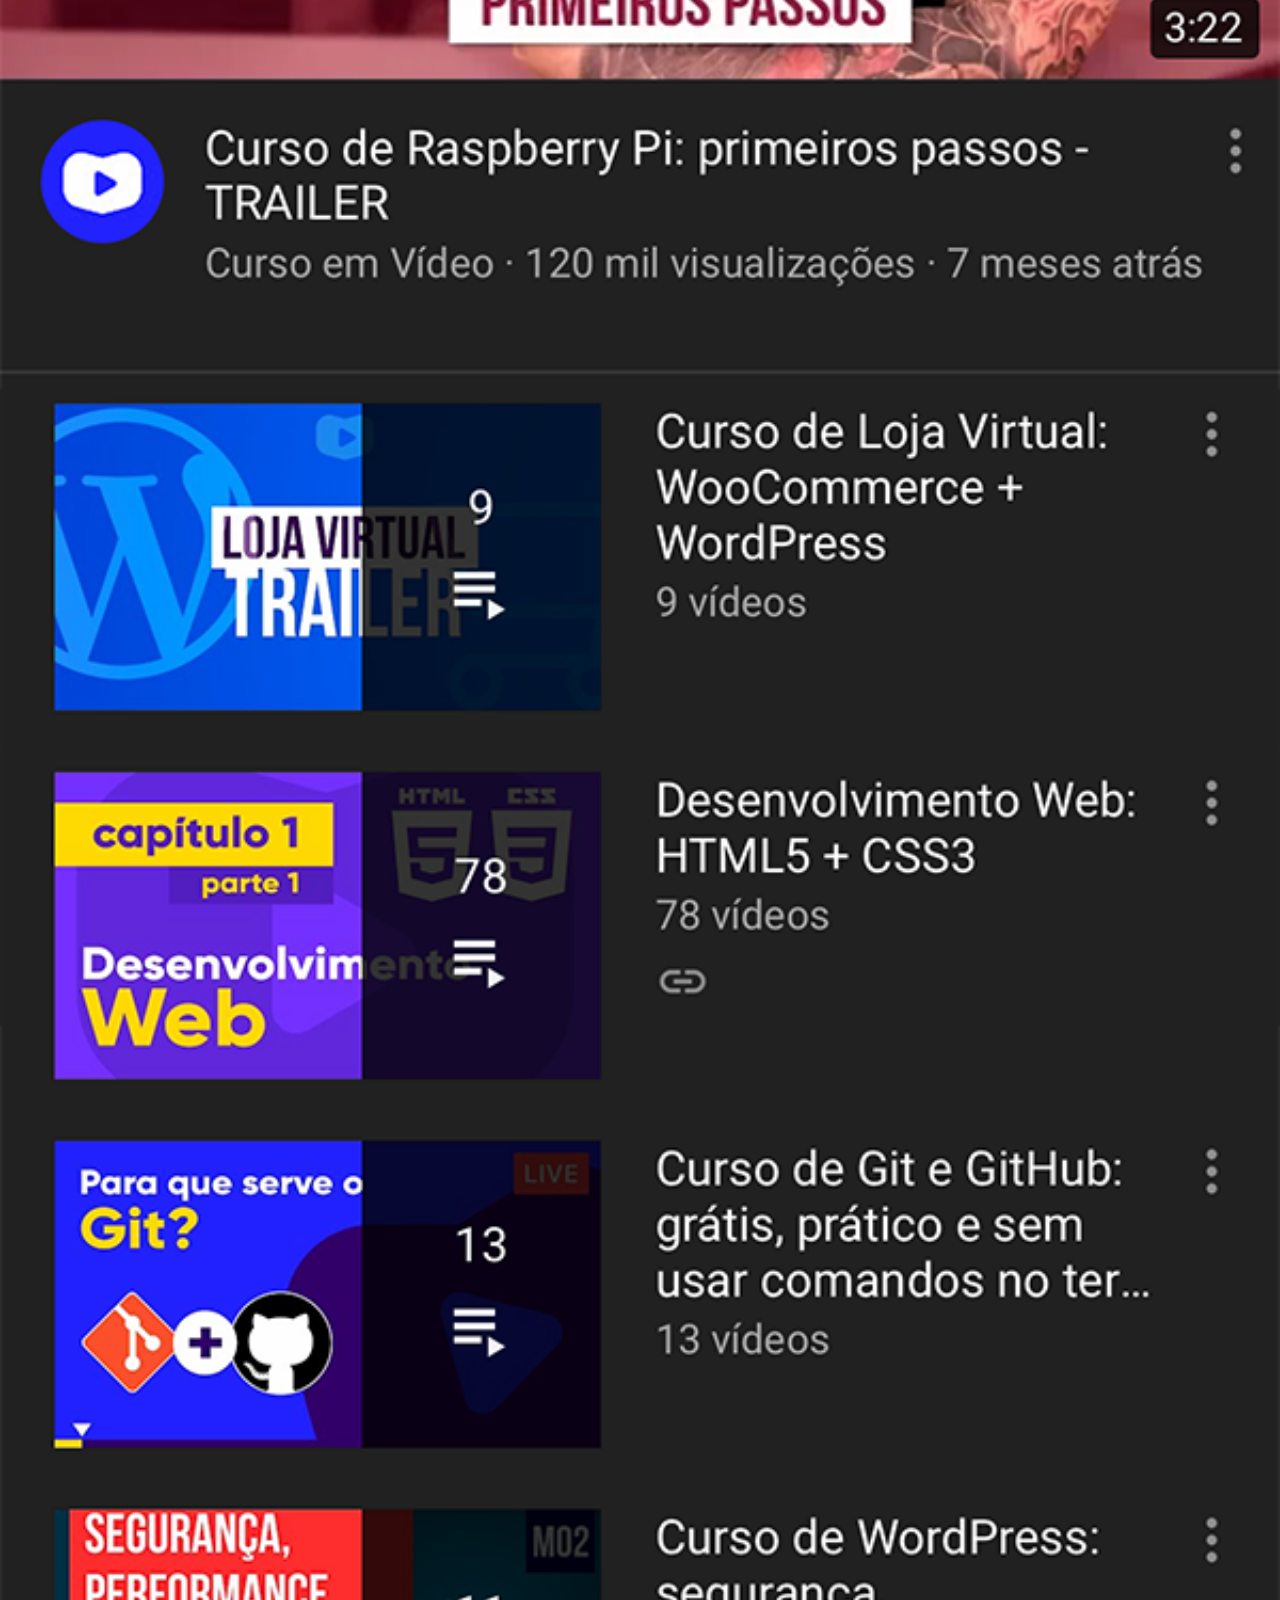
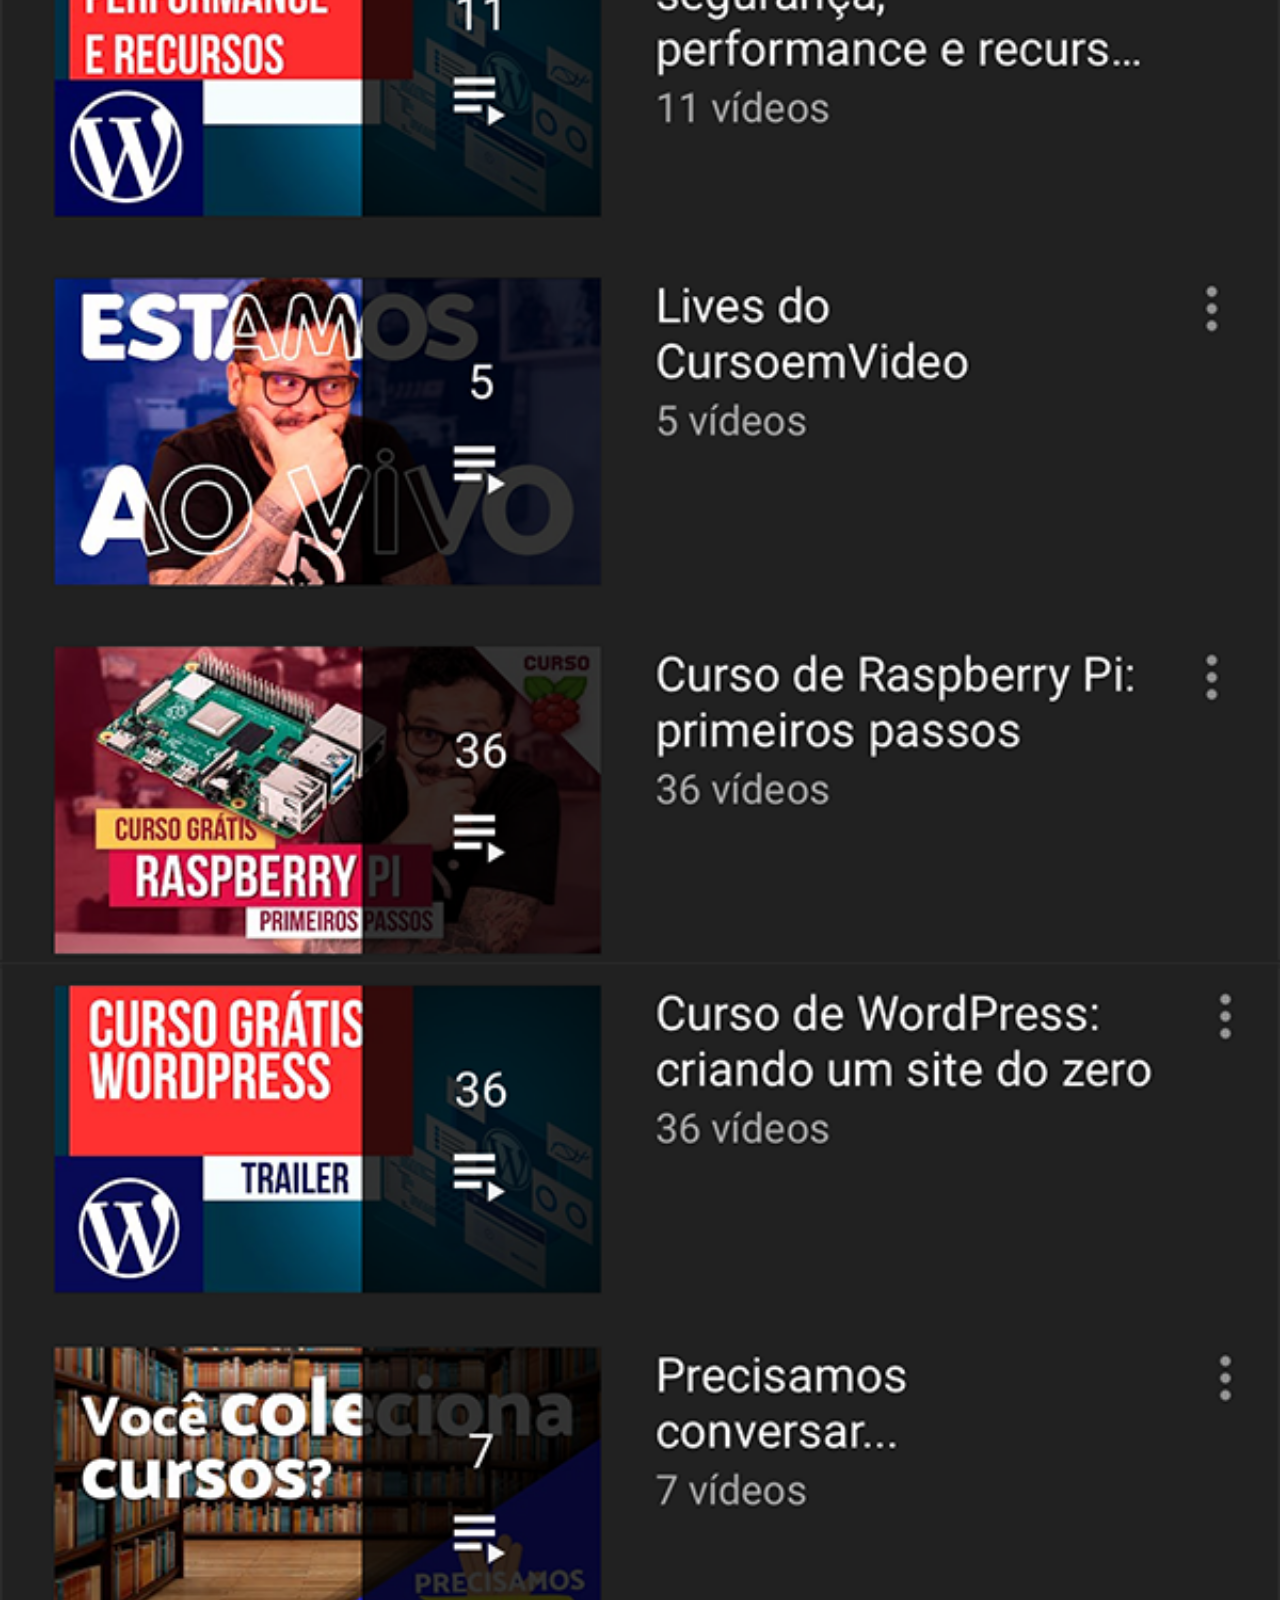
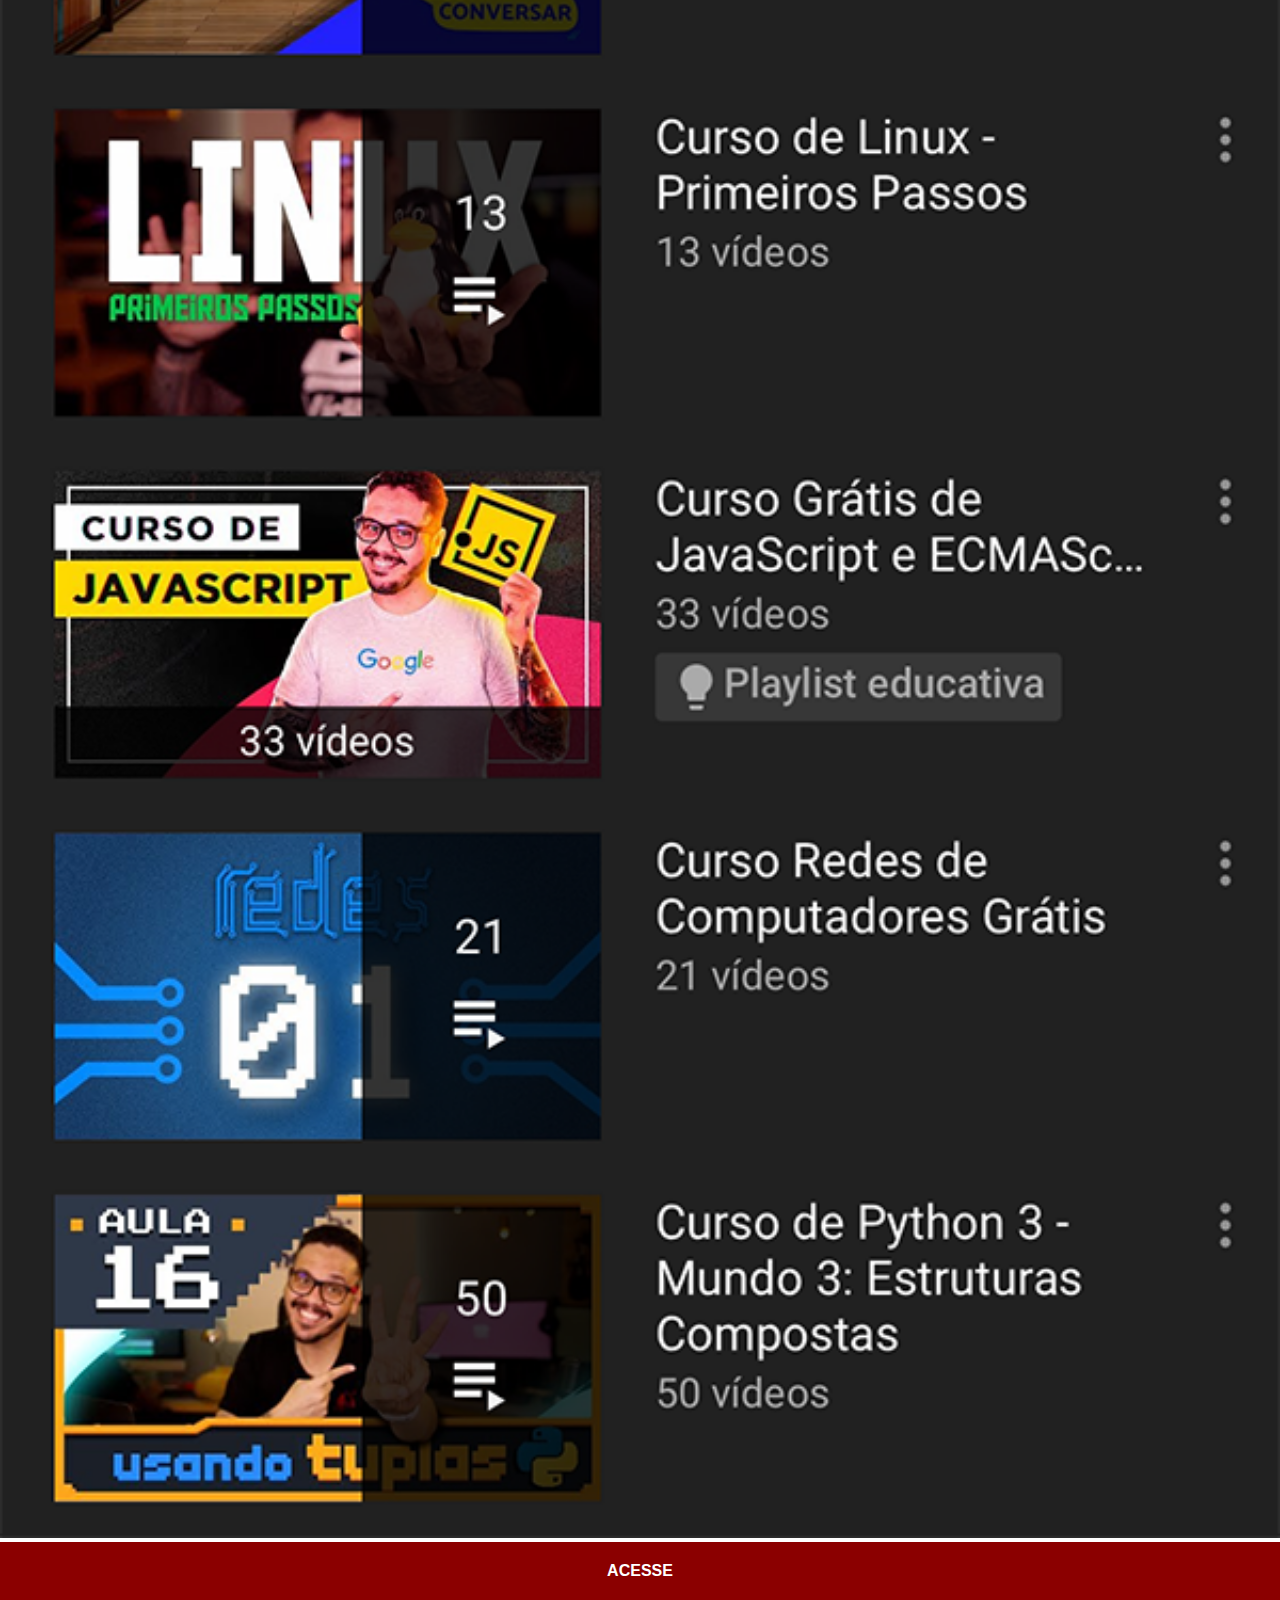
<file: youtube.html>
<!DOCTYPE html>
<html lang="pt-br">
<head>
    <meta charset="UTF-8">
    <meta name="viewport" content="width=device-width, initial-scale=1.0">
    <link rel="stylesheet" href="estilos/social.css">
    <title>Youtube</title>
</head>
<body>
     <img src="imagens/tela-youtube.png" alt="Youtube"> 
     <a href="https://www.youtube.com/cursoemvideo" target="_blank">ACESSE</a> 
</body>
</html>
</file>
<file: estilos/style.css>
@charset "UTF-8";

* {
    margin: 0px;
    padding: 0px;
    font-family: Arial, Helvetica, sans-serif;
}

html, body {
    height: 100vh;
    width: 100vw;
}
body {
    background: url(../imagens/fundo-madeira.jpg) no-repeat top center;
    background-size: cover;
    background-attachment: fixed;
}

main {
    height: 100vh;
    position: relative;
}

#telefone {
    position: absolute;
    top: 50%;
    left: 50%;
    transform: translate(-50%, -50%);
    height: 657px;
    width: 311px;
    background-image: url(../imagens/frame-iphone.png);
    background-repeat: no-repeat;
}

#tela {
    position: relative;
    top: 80px;
    left: 22px;
    width: 267px;
    height: 471px;
}

#redes-sociais {
    text-align: right;
}

#redes-sociais img {
   width: 50px;
   margin: 10px;
   border-radius: 50%;
   box-shadow: 2px 2px 5px rgba(0, 0, 0, 0.345);
   box-sizing: border-box;
}

#redes-sociais img:hover {
    border: 2px solid rgba(255, 255, 255, 0.584);
    transform: translate(-3px, -3px);
    box-shadow: 5px 5px 10px rgba(0, 0, 0, 0.575);
    transition: transform 0.3s,;
}
</file>
<file: estilos/social.css>
@charset "UTF-8";

* {
    margin: 0px;
    padding: 0px;
    font-family: Arial, Helvetica, sans-serif;
}

::-webkit-scrollbar {
    width: 0px;
    height: 0px;
}

img {
    width: 100vw;
}

a {
    display: block;
    background-color: darkred;
    padding: 20px;
    color: white;
    text-align: center;
    font-weight: bolder;
    text-decoration: none;
}

a:hover{
    background-color: red;
}
</file>
